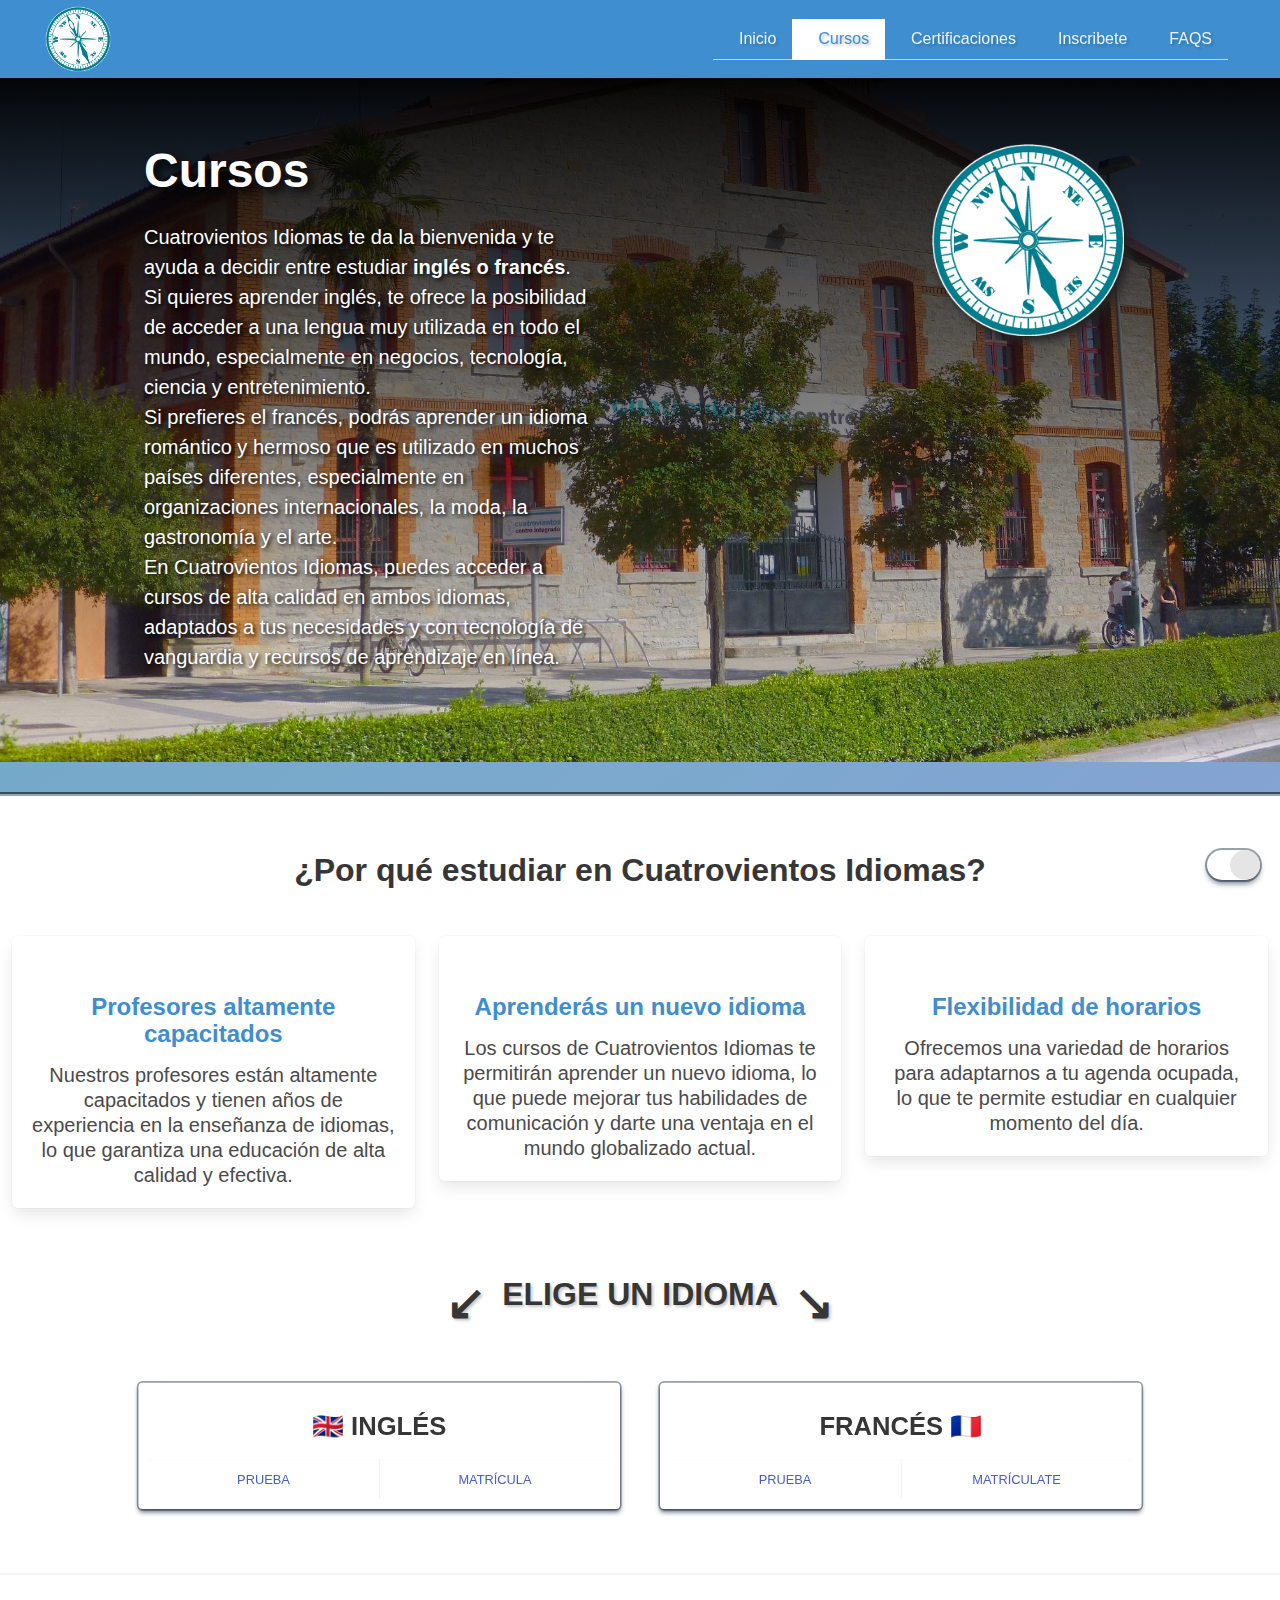
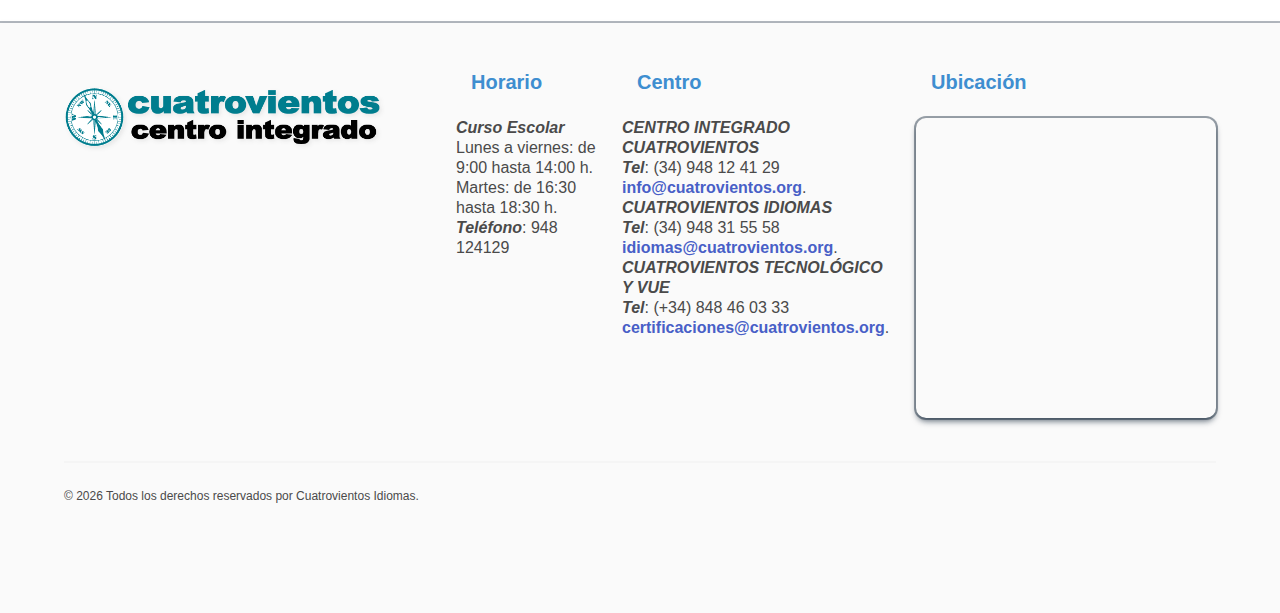
<file: cursos.html>
<!DOCTYPE html>
<html lang="es">

<head>
    <meta charset="UTF-8">
    <title>Cuatrovientos Idiomas</title>
    <link rel="stylesheet" href="./bulma.css">
    <link rel="stylesheet" href="https://cdnjs.cloudflare.com/ajax/libs/font-awesome/6.4.0/css/all.min.css"
        integrity="sha512-iecdLmaskl7CVkqkXNQ/ZH/XLlvWZOJyj7Yy7tcenmpD1ypASozpmT/E0iPtmFIB46ZmdtAc9eNBvH0H/ZpiBw=="
        crossorigin="anonymous" referrerpolicy="no-referrer">
    <script async defer src="/bulma.js"></script>
    <link rel="stylesheet" href="./stylesheet.css">
    <link rel="icon" href="./img/logo1.png" type="image/png">
</head>

<body>
    <div id="page-loader" class="page-loader">
        <i class="fa-solid fa-arrow-up ml-2"></i>
        <progress class="progress is-small is-info" max="100"></progress>
    </div>
    <div class="hero is-info is-medium is-bold">
        <div class="hero-head">
            <nav class="navbar is-fixed-top has-background-info">
                <div class="container">
                    <div class="navbar-brand">
                        <a class="navbar-item" href="./index.html">
                            <img id="logonav" src="./img/logo1.png" alt="Cuatrovientos Idiomas Logo">
                        </a>
                        <span class="navbar-burger burger" data-target="navbarMenu">
                            <span></span>
                            <span></span>
                            <span></span>
                        </span>
                    </div>
                    <div id="navbarMenu" class="navbar-menu ">
                        <div class="navbar-end">
                            <div class="tabs is-right">
                                <ul>
                                    <li><a href="./index.html"><i class="fa-solid fa-house"></i>
                                            Inicio</a></li>
                                    <li class="is-active"><a href="./cursos.html"><i class="fa-solid
                                                    fa-graduation-cap"></i>
                                            Cursos</a></li>
                                    <li><a href="./certificaciones.html"><i class="fa-solid
                                                    fa-certificate"></i>Certificaciones</a></li>
                                    <li><a href="./inscripcion.html"><i class="fa-sharp
                                                    fa-solid fa-phone"></i>Inscribete</a></li>
                                    <li><a href="./faqs.html"><i class="fa-solid fa-question"></i>FAQS</a></li>
                                </ul>
                            </div>
                        </div>
                    </div>
                </div>
            </nav>
        </div>
        <div class="section" id="Inicio">
            <div class="columns pt-6 p-6">
                <div class="column ml-6 content is-medium mt-6">
                    <h2 class="title has-text-white parrafos is-1">Cursos<br></h2>
                    <p class="parrafos">
                        Cuatrovientos
                        Idiomas te da la bienvenida y te ayuda a decidir
                        entre estudiar <span class="has-text-weight-bold">inglés
                            o francés</span>.<br> Si quieres
                        aprender inglés, te ofrece la posibilidad de
                        acceder a una lengua muy utilizada en todo el
                        mundo, especialmente en negocios, tecnología,
                        ciencia y entretenimiento. <br> Si prefieres el
                        francés, podrás aprender un idioma romántico y
                        hermoso que es utilizado en muchos países
                        diferentes, especialmente en organizaciones
                        internacionales, la moda, la gastronomía y el
                        arte. <br> En Cuatrovientos Idiomas, puedes acceder
                        a
                        cursos de alta calidad en ambos idiomas,
                        adaptados a tus necesidades y con tecnología de
                        vanguardia y recursos de aprendizaje en línea.
                    </p>
                </div>
                <div class="column mr-6 mt-6 ml-6">
                    <figure class="image ">
                        <img id="logoInicio" src="./img/logo1.png" alt="Logo
                                    Cuatrovientos">
                    </figure>
                </div>
            </div>
        </div>
    </div>
    <div class="section has-text-centered p-3 mt-6">
        <h3 class="title is-3 mb-6">¿Por qué estudiar en <span class="has-text-weight-bold">Cuatrovientos
                Idiomas?</span></h3>
        <div class="columns is-multiline">
            <div class="column is-one-third">
                <div class="box">
                    <span class="icon has-text-info is-size-2 pt-2">
                        <i class="fas fa-chalkboard-teacher"></i>
                    </span>
                    <h6 class="title is-4 has-text-info p-3">Profesores
                        altamente capacitados</h6>
                    <p class="subtitle is-5">Nuestros profesores están
                        altamente capacitados y tienen años de experiencia
                        en la enseñanza de idiomas, lo que garantiza una
                        educación de alta calidad y efectiva.
                    </p>
                </div>
            </div>
            <div class="column is-one-third">
                <div class="box">
                    <span class="icon has-text-info is-size-2 pt-2">
                        <i class="fas fa-book"></i>
                    </span>
                    <h6 class="title is-4 has-text-info p-3">Aprenderás un
                        nuevo idioma</h6>
                    <p class="subtitle is-5">Los cursos de Cuatrovientos
                        Idiomas te permitirán aprender un nuevo idioma, lo
                        que puede mejorar tus habilidades de comunicación y
                        darte una ventaja en el mundo globalizado actual.
                    </p>
                </div>
            </div>
            <div class="column is-one-third">
                <div class="box">
                    <span class="icon has-text-info is-size-2 pt-2">
                        <i class="fas fa-calendar-alt"></i>
                    </span>
                    <h6 class="title is-4 has-text-info p-3">Flexibilidad de
                        horarios</h6>
                    <p class="subtitle is-5">Ofrecemos una variedad de
                        horarios para adaptarnos a tu agenda ocupada, lo que
                        te permite estudiar en cualquier momento del día.
                    </p>
                </div>
            </div>
        </div>
    </div>
    <div class="columns title is-3 has-text-centered is-centered pt-4 mt-3" id="idioma">
        <p class="title is-3  has-text-centered is-centered pt-4 mt-3"><span
                class="has-text-weight-bold is-size-1 mt-6 mr-4">↙ </span>
        </p>
        <h3 class="title is-3 has-text-centered is-centered pt-4 mt-3">ELIGE
            UN IDIOMA</h3>
        <p class="title is-3 has-text-centered is-centered pt-4 mt-3"><span
                class="has-text-weight-bold is-size-1 mt-6 ml-4"> ↘</span>
        </p>
    </div>
    <div class="columns cardPeque">
        <div class="column">
            <div class="card cardBoton" onclick="toggleCard(1)">
                <div class="card-content has-text-centered">
                    <p class="title">
                        🇬🇧 INGLÉS
                    </p>
                </div>
                <footer class="card-footer">
                    <p class="card-footer-item">
                        <span>
                            <a target="_blank"
                                href="https://docs.google.com/forms/d/e/1FAIpQLSd5cUvX4QLajZPfalOm0PSDf6PZ-tUiX-A6ffwOqzl_yIl_-g/viewform">PRUEBA</a>
                        </span>
                    </p>
                    <p class="card-footer-item">
                        <span>
                            <a target="_blank"
                                href="https://docs.google.com/forms/d/e/1FAIpQLSeAaxZCXkkLXyoTN4uvWnsMHvano4WQ5fo24gZ_nN1mtmF4Aw/viewform">MATRÍCULA</a>
                        </span>
                    </p>
                </footer>
            </div>

        </div>
        <div class="column">
            <div class="card cardBoton" id="selecionaIdioma" onclick="toggleCard(2)">
                <div class="card-content has-text-centered">
                    <p class="title">
                        FRANCÉS 🇫🇷
                    </p>
                </div>
                <footer class="card-footer">
                    <p class="card-footer-item">
                        <span>
                            <a target="_blank"
                                href="https://docs.google.com/forms/d/e/1FAIpQLScy9ziI48_1lyFb-oakgfsHs0i7mc6srBJo8Ygn7N6cMavUsQ/viewform">PRUEBA</a>
                        </span>
                    </p>
                    <p class="card-footer-item">
                        <span>
                            <a target="_blank"
                                href="https://docs.google.com/forms/d/e/1FAIpQLSeAaxZCXkkLXyoTN4uvWnsMHvano4WQ5fo24gZ_nN1mtmF4Aw/viewform">MATRÍCULATE</a>
                        </span>
                    </p>
                </footer>
            </div>

        </div>
    </div>
    <hr>
    <div class="container ml-6 additional-content hidden" id="additionalContent1">
        <div class="entry-content-wrapper clearfix">
            <div class="columns pt-6">
                <div class="column is-one-third">
                    <div class="card">
                        <header class="card-header">
                            <p class="card-header-title is-centered has-text-centered">
                                <span class="title is-4 has-text-info">
                                    🇬🇧 A2
                                </span>
                            </p>
                        </header>
                        <div class="card-content">
                            <div class="content">
                                <p class="texto-desencadenante">
                                    Lunes y miércoles de 16:30 a 18:00h
                                    <i class="fa-solid fa-caret-down"></i>
                                </p>
                                <div class="hidden texto-oculto">
                                    <p>
                                        A2

                                        Dirigido a: Jóvenes y adultos que
                                        quieren continuar su aprendizaje o
                                        que quieran mejorar algún aspecto
                                        del idioma.
                                        Objetivo: Comprender frases y
                                        expresiones usadas en contextos más
                                        específicos como intercambio de
                                        información personal y familiar,
                                        compras, trabajo, etc… Comunicarse
                                        en tareas sencillas que requieren
                                        intercambio de información simple y
                                        directo en la vida cotidiana. Ser
                                        capaz de hablar de manera sencilla
                                        sobre su entorno y origen cultural.
                                    </p>
                                    <hr>
                                    <p>
                                        Pago completo: 550 €
                                        <br>
                                        Pago mensual: 75 €
                                    </p>
                                </div>
                            </div>
                        </div>
                    </div>
                </div>
                <div class="column is-one-third">
                    <div class="card">
                        <header class="card-header">
                            <p class="card-header-title is-centered has-text-centered">
                                <span class="title is-4 has-text-info">
                                    <br>
                                    🇬🇧 B1
                                </span>
                            </p>
                        </header>
                        <div class="card-content">
                            <div class="content">
                                <p class="texto-desencadenante">
                                    B1.1 - Lunes y miércoles de 18:00 a
                                    19:30h
                                    <i class="fa-solid fa-caret-down"></i>
                                </p>
                                <div class="hidden texto-oculto">
                                    <p>
                                        Dirigido a: Jóvenes y adultos que
                                        quieren continuar su aprendizaje o
                                        que quieran mejorar algún aspecto
                                        del idioma.

                                        Objetivo: Ser capaz de desenvolverse
                                        en la mayor parte de las situaciones
                                        que pueden surgir en un viaje.
                                        También describir experiencias,
                                        narrar acontecimientos, expresar
                                        deseos, así como dar razones y breve
                                        explicaciones sobre ideas y
                                    </p>
                                    <hr>
                                    <p>
                                        Pago completo: 550 €
                                        <br>
                                        Pago mensual: 75 €
                                    </p>
                                </div>
                                <p class="texto-desencadenante">
                                    B1.2 - Martes y jueves de 16:30 a
                                    18:00h
                                    <i class="fa-solid fa-caret-down"></i>
                                </p>
                                <div class="hidden texto-oculto">
                                    <p>
                                        Dirigido a: Jóvenes y adultos que
                                        quieren continuar su aprendizaje o
                                        que quieran mejorar algún aspecto
                                        del idioma.

                                        Objetivo: Ser capaz de desenvolverse
                                        en la mayor parte de las situaciones
                                        que pueden surgir en un viaje.
                                        También describir experiencias,
                                        narrar acontecimientos, expresar
                                        deseos, así como dar razones y breve
                                        explicaciones sobre ideas y
                                        proyectos.
                                    </p>
                                    <hr>
                                    <p>
                                        Pago completo: 550 €
                                        <br>
                                        Pago mensual: 75 €
                                    </p>
                                </div>
                                <p class="texto-desencadenante">
                                    B1 Preparación Examen Oficial
                                    estudiantes FP - Lunes y miércoles
                                    de 15:30 a 16:30h
                                    <i class="fa-solid fa-caret-down"></i>
                                </p>
                                <div class="hidden texto-oculto">
                                    <p>
                                        Dirigido a: Estudiantes de FP o
                                        similar que quieren certificar su
                                        nivel de inglés.

                                        Objetivo: Conocer y practicar en
                                        profundidad el formato de los
                                        exámenes certificadores más comunes,
                                        así como asentar los contenidos de
                                        nivel B1 de manera que el alumno/a
                                        acceda a la prueba con total
                                        seguridad sobre lo que tiene que
                                        hacer. 
                                    </p>
                                    <hr>
                                    <p>
                                        Pago completo: 380 €
                                        <br>
                                        Pago mensual: 50 €
                                    </p>
                                </div>
                                <p class="texto-desencadenante">
                                    B1 Preparación Examen Oficial -
                                    Lunes y miércoles de 18:00 a 19:30h
                                    <i class="fa-solid fa-caret-down"></i>
                                </p>
                                <div class="hidden texto-oculto">
                                    <p>
                                        Dirigido a: Personas jóvenes y
                                        adultas que quieren certificar su
                                        nivel de inglés.

                                        Objetivo: Conocer y practicar en
                                        profundidad el formato de los
                                        exámenes certificadores más comunes,
                                        así como asentar los contenidos de
                                        nivel B1 de manera que el alumno/a
                                        se presente a la prueba con total
                                        seguridad sobre lo que tiene que
                                        hacer.
                                    </p>
                                    <hr>
                                    <p>
                                        Pago completo: 550 €
                                        <br>
                                        Pago mensual: 75 €
                                    </p>
                                </div>
                            </div>
                        </div>
                    </div>
                </div>
                <div class="column is-one-third">
                    <div class="card">
                        <header class="card-header">
                            <p class="card-header-title is-centered
                                        has-text-centered">
                                <span class="title is-4 has-text-info">
                                    🇬🇧 B2
                                </span>
                            </p>
                        </header>
                        <div class="card-content">
                            <div class="content">
                                <p class="texto-desencadenante">
                                    B2 Preparación Examen
                                    Oficial estudiantes FP-Martes y
                                    jueves de 15:30 a
                                    16:30h
                                    <i class="fa-solid fa-caret-down"></i>
                                </p>
                                <div class="hidden texto-oculto">

                                    <p>
                                        Dirigido a: Estudiantes de FP o
                                        similar que quieren certificar su
                                        nivel de inglés.

                                        Objetivo: Conocer y practicar en
                                        profundidad el formato de los
                                        exámenes certificadores más comunes,
                                        así como asentar los contenidos de
                                        nivel B2 de manera que el alumn@
                                        acceda a la prueba con total
                                        seguridad sobre lo que tiene que
                                        hacer.
                                    </p>
                                    <hr>
                                    <p>
                                        Pago completo: 380 €
                                        <br>
                                        Pago mensual: 50 €
                                    </p>
                                </div>
                                <p class="texto-desencadenante">
                                    B2 Preparación Examen Oficial -
                                    Martes y jueves de 18:00 a 19:30 h
                                    <i class="fa-solid fa-caret-down"></i>
                                </p>
                                <div class="hidden texto-oculto">
                                    <p>
                                        Dirigido a: Personas jóvenes y
                                        adultas que quieren certificar su
                                        nivel de inglés.

                                        Objetivo: Conocer y practicar en
                                        profundidad el formato de los
                                        exámenes certificadores más comunes,
                                        así como asentar los contenidos de
                                        nivel B2 de manera que el alumn@
                                        acceda a la prueba con total
                                        seguridad sobre lo que tiene que
                                        hacer.
                                        
                                    </p>
                                    <hr>
                                    <p>
                                        Pago completo: 550 €
                                        <br>
                                        Pago mensual: 75 €
                                    </p>
                                </div>
                            </div>
                        </div>
                    </div>
                </div>
                <div class="column is-one-third">
                    <div class="card">
                        <header class="card-header is-centered
                                    has-text-centered">
                            <p class="card-header-title is-centered has-text-centered">
                                <span class="title is-4 has-text-info">
                                    🇬🇧 B2.1
                                </span>
                            </p>
                        </header>
                        <div class="card-content">
                            <div class="content">
                                <p class="texto-desencadenante">
                                    Lunes y miércoles de 19:30 a 21:00 h
                                    <i class="fa-solid fa-caret-down"></i>
                                </p>
                                <div class="hidden texto-oculto">

                                    <p>
                                        Dirigido a: Jóvenes y adultos que
                                        quieren continuar su aprendizaje o
                                        que quieran mejorar algún aspecto
                                        del idioma.

                                        Objetivo: Ser capaz de relacionarse
                                        con hablantes nativos con cierto
                                        grado de fluidez y naturalidad de
                                        modo que la comunicación se realice
                                        con poco esfuerzo por parte de los
                                        interlocutores. Poder explicar y
                                        entender un punto de vista sobre un
                                        tema, diferenciando las ventajas y
                                        desventajas de las diversas
                                        opciones.
                                        
                                    </p>
                                    <hr>
                                    <p>
                                        Pago completo: 550 €
                                        <br>
                                        Pago mensual: 75 €
                                    </p>
                                </div>
                            </div>
                        </div>
                    </div>
                </div>
            </div>
        </div>

        <div class="entry-content-wrapper clearfix">
            <div class="columns pt-6">
                <div class="column is-one-third">
                    <div class="card">
                        <header class="card-header">
                            <p class="card-header-title is-centered has-text-centered">
                                <span class="title is-4 has-text-info">
                                    🇬🇧 B2.2
                                </span>
                            </p>

                        </header>
                        <div class="card-content">
                            <div class="content">
                                <p class="texto-desencadenante">
                                    Lunes y miércoles de 16:30 a 18:00 h
                                    <i class="fa-solid fa-caret-down"></i>
                                </p>
                                <div class="hidden texto-oculto">

                                    <p>
                                        Dirigido a: Jóvenes y adultos que
                                        quieren continuar su aprendizaje o
                                        que quieran mejorar algún aspecto
                                        del idioma.

                                        Objetivo: Ser capaz de relacionarse
                                        con hablantes nativos con fluidez y
                                        naturalidad de modo que , aun con
                                        errores, la comunicación sea
                                        efectiva. Explicar la opinión propia
                                        sobre un tema, exponiendo ventajas y
                                        desventajas de las diversas
                                        opciones.
                                        
                                    </p>
                                    <hr>
                                    <p>
                                        Pago completo: 550 €
                                        <br>
                                        Pago mensual: 75 €
                                    </p>
                                </div>
                            </div>
                        </div>
                    </div>
                </div>
                <div class="column is-one-third">
                    <div class="card">
                        <header class="card-header">
                            <p class="card-header-title is-centered has-text-centered">
                                <span class="title is-4 has-text-info">
                                    🇬🇧 C1
                                </span>
                            </p>
                        </header>
                        <div class="card-content">
                            <div class="content">

                                <p class="texto-desencadenante">

                                    C1 Preparación Examen Oficial -
                                    Lunes y miércoles de 19:30 a 21:00 h
                                    <i class="fa-solid fa-caret-down"></i>
                                </p>
                                <div class="hidden texto-oculto">

                                    <p>
                                        Dirigido a: Personas jóvenes y
                                        adultas que quieren certificar su
                                        nivel de inglés.

                                        Objetivo: Conocer y practicar en
                                        profundidad el formato de los
                                        exámenes certificadores más comunes,
                                        así como asentar los contenidos de
                                        nivel C1 de manera que el alumno/a
                                        acceda a la prueba con total
                                        seguridad sobre lo que tiene que
                                        hacer.
                                        
                                    </p>
                                    <hr>
                                    <p>
                                        Pago completo: 550 €
                                        <br>
                                        Pago mensual: 75 €
                                    </p>
                                </div>
                            </div>
                        </div>
                    </div>
                </div>
                <div class="column is-one-third">
                    <div class="card">
                        <header class="card-header">
                            <p class="card-header-title is-centered
                                        has-text-centered">
                                <span class="title is-4 has-text-info">
                                    🇬🇧 C2
                                </span>
                            </p>
                        </header>
                        <div class="card-content">
                            <div class="content">

                                <p class="texto-desencadenante">
                                    Martes y jueves de 19:30 a 21:00 h
                                    (PRÓXIMAMENTE)

                                    <i class="fa-solid fa-caret-down"></i>
                                </p>
                                <div class="hidden texto-oculto">

                                    <p>
                                        Dirigido a: Jóvenes y adultos que
                                        quieren continuar su aprendizaje o
                                        que quieran mejorar algún aspecto
                                        del idioma.

                                        Objetivo: Ser capaz de comprender
                                        con facilidad todo lo que se oye o
                                        lee, expresarse de forma espontánea,
                                        fluida y precisa, distinguiendo
                                        matices de significado incluso en
                                        temas complejos.
                                        
                                    </p>
                                    <hr>
                                    <p>
                                        Pago completo: 550 €
                                        <br>
                                        Pago mensual: 75 €
                                    </p>
                                </div>
                            </div>
                        </div>
                    </div>
                </div>
                <div class="column is-one-third">
                    <div class="card">
                        <header class="card-header is-centered has-text-centered">
                            <p class="card-header-title is-centered
                                        has-text-centered">
                                <span class="title is-4 has-text-info">
                                    🇬🇧 Refuerzo
                                </span>
                            </p>
                        </header>
                        <div class="card-content">
                            <div class="content">
                                <p class="texto-desencadenante">
                                    A2: Lunes y miércoles de 15:30 a
                                    16:30 h

                                    <i class="fa-solid fa-caret-down"></i>
                                </p>
                                <div class="hidden texto-oculto">

                                    <p>
                                        Dirigido a: Estudiantes de FP o
                                        similar que necesitan un refuerzo en
                                        su aprendizaje en el módulo de
                                        inglés.

                                        Objetivo: Revisar y practicar los
                                        contenidos propios del módulo de
                                        inglés (gramática, funciones,
                                        emailing, phoning, presentaciones)
                                        
                                    </p>
                                    <hr>
                                    <p>
                                        Pago completo: 380 €
                                        <br>
                                        Pago mensual: 50 €
                                    </p>
                                </div>

                                <p class="texto-desencadenante">

                                    B1: Martes y jueves de 15:30 a 16:30
                                    h
                                    <i class="fa-solid fa-caret-down"></i>
                                </p>
                                <div class="hidden texto-oculto">

                                    <p>
                                        Dirigido a: Estudiantes de FP o
                                        similar que necesitan un refuerzo en
                                        su aprendizaje en el módulo de
                                        inglés.

                                        Objetivo: Revisar y practicar los
                                        contenidos propios del módulo de
                                        inglés (gramática, funciones,
                                        emailing, phoning, presentaciones)
                                        
                                    </p>
                                    <hr>
                                    <p>
                                        Pago completo: 380 €
                                        <br>
                                        Pago mensual: 50 €
                                    </p>
                                </div>
                            </div>
                        </div>
                    </div>
                </div>
            </div>
        </div>
    </div>

    <div class="container ml-6 additional-content hidden" id="additionalContent2">
        <div class="entry-content-wrapper clearfix">
            <div class="columns pt-6">
                <div class="column is-one-third">
                    <div class="card">
                        <header class="card-header">
                            <p class="card-header-title is-centered has-text-centered">
                                <span class="title is-4 has-text-info">
                                    🇫🇷 A1
                                </span>
                            </p>

                        </header>
                        <div class="card-content">
                            <div class="content">

                                <p class="texto-desencadenante">
                                    Martes y jueves de 15:00 a 16:30 h

                                    <i class="fa-solid fa-caret-down"></i>
                                </p>
                                <div class="hidden texto-oculto">

                                    <p>
                                        Dirigido a: Estudiantes de FP o
                                        similar que necesitan un refuerzo en
                                        su aprendizaje en el módulo de
                                        francés.

                                        Objetivo: Revisar y practicar los
                                        contenidos propios del módulo de
                                        francés (gramática, funciones,
                                        emailing, phoning, presentaciones)
                                        
                                    </p>
                                    <hr>
                                    <p>
                                        Pago completo: 550 €
                                        <br>
                                        Pago mensual: 75 €
                                    </p>
                                </div>
                            </div>
                        </div>
                    </div>
                </div>
                <div class="column is-one-third">
                    <div class="card">
                        <header class="card-header">
                            <p class="card-header-title is-centered has-text-centered">
                                <span class="title is-4 has-text-info">
                                    <br>
                                    🇫🇷 A2
                                </span>
                            </p>
                        </header>
                        <div class="card-content">
                            <div class="content">
                                <p>
                                    Lunes y miércoles de 15:00 a 16:30 h
                                    (CANCELADO)
                                </p>

                            </div>
                        </div>
                    </div>
                </div>
                <div class="column is-one-third">
                    <div class="card">
                        <header class="card-header">
                            <p class="card-header-title is-centered has-text-centered">
                                <span class="title is-4 has-text-info">
                                    🇫🇷 B1
                                </span>
                            </p>
                        </header>
                        <div class="card-content">
                            <div class="content">
                                
                                <p class="texto-desencadenante">
                                    B1 Preparación Examen
                                    Oficial - Martes de
                                    17:00 a 19:00 h

                                    <i class="fa-solid fa-caret-down"></i>
                                </p>
                                <div class="hidden texto-oculto">

                                    <p>
                                        Dirigido a: estudiantes de FP o similar
                                        que quieren certificar su nivel de
                                        francés profesional.

                                        Objetivo: Conocer y practicar en
                                        profundidad el formato del examen, así
                                        como asentar los contenidos de nivel B1
                                        de manera que el alumno/a acceda a la
                                        prueba con total seguridad sobre lo que
                                        tiene que hacer y disponga de una
                                        herramienta más para su inserción
                                        laboral.                                        
                                    </p>
                                    <hr>
                                    <p>
                                        Pago completo: 380 €
                                        <br>
                                        Pago mensual: 50 €
                                    </p>
                                </div>
                            </div>
                        </div>
                    </div>
                </div>
                <div class="column is-one-third">
                    <div class="card">
                        <header class="card-header is-centered has-text-centered">
                            <p class="card-header-title is-centered has-text-centered">
                                <span class="title is-4 has-text-info">
                                    🇫🇷 B2
                                </span>
                            </p>
                        </header>
                        <div class="card-content">
                            <div class="content">
                                <p class="texto-desencadenante">
                                    Martes y jueves de 09:15 a 10:45 h
                                    <i class="fa-solid fa-caret-down"></i>
                                </p>
                                <div class="hidden texto-oculto">
                                    <p>
                                        Dirigido a: Jóvenes y adultos que
                                        quieren continuar su aprendizaje o que
                                        quieran mejorar algún aspecto del
                                        idioma.

                                        Objetivo: Ser capaz de relacionarse con
                                        hablantes nativos con fluidez y
                                        naturalidad de modo que , aun con
                                        errores, la comunicación sea efectiva.
                                        Explicar la opinión propia sobre un
                                        tema, exponiendo ventajas y desventajas
                                        de las diversas opciones.                                        
                                    </p>
                                    <hr>
                                    <p>
                                        Pago completo: 550 €
                                        <br>
                                        Pago mensual: 75 €
                                    </p>
                                </div>
                            </div>
                        </div>
                    </div>
                </div>
            </div>
        </div>
    </div>
    <br>
    <footer class="footer p-6 ">
        <div class="container">
            <div class="columns">
                <div class="column is-4">
                    <img id="logofooter" src="./img/logo.png" alt="logocuatrovientos">
                </div>
                <div class="column is-inline-block is-centered">
                    <h2 class="title is-5 has-text-info"><i class="fa-solid fa-calendar"></i>Horario</h2>
                    <div class="footer-links is-size-7">
                        <p class="subtitle is-6">
                            <span class=" is-6 is-italic
                                        has-text-weight-semibold">Curso
                                Escolar</span><br>
                            Lunes a viernes: de 9:00 hasta 14:00 h.<br>
                            Martes: de 16:30 hasta 18:30 h.<br>
                            <span class=" is-6 is-italic
                                        has-text-weight-semibold">Teléfono</span>:
                            948 124129
                        </p>
                    </div>
                </div>
                <div class="column is-3">
                    <h2 class="title is-5 has-text-info"><i class="fa-solid fa-school"></i>Centro</h2>
                    <div class="footer-links is-size-7">
                        <p class="subtitle is-6">
                            <span class=" is-6 is-italic
                                        has-text-weight-semibold">CENTRO
                                INTEGRADO CUATROVIENTOS</span><br>
                            <span class=" is-6 is-italic
                                        has-text-weight-semibold">Tel</span>:
                            (34) 948 12 41 29<br>
                            <span class="has-text-weight-bold"><a
                                    href="mailto:info@cuatrovientos.org">info@cuatrovientos.org</a></span>.<br>
                            <span class=" is-6 is-italic
                                        has-text-weight-semibold">CUATROVIENTOS
                                IDIOMAS</span><br>
                            <span class=" is-6 is-italic
                                        has-text-weight-semibold">Tel</span>:
                            (34) 948 31 55 58<br>
                            <span class="has-text-weight-bold"><a
                                    href="mailto:idiomas@cuatrovientos.org">idiomas@cuatrovientos.org</a></span>.<br>
                            <span class=" is-6 is-italic
                                        has-text-weight-semibold">CUATROVIENTOS
                                TECNOLÓGICO Y VUE</span><br>
                            <span class=" is-6 is-italic
                                        has-text-weight-semibold">Tel</span>:
                            (+34) 848 46 03 33<br>
                            <span class="has-text-weight-bold"><a
                                    href="mailto:certificaciones@cuatrovientos.org">certificaciones@cuatrovientos.org</a></span>.<br>
                        </p>
                    </div>
                </div>
                <div class="column">
                    <h2 class="title is-5 has-text-info"><i class="fa-solid fa-location-dot"></i>Ubicación</h2>
                    <iframe
                        src="https://www.google.com/maps/embed?pb=!1m14!1m8!1m3!1d11705.198743866435!2d-1.659854!3d42.824283!3m2!1i1024!2i768!4f13.1!3m3!1m2!1s0xd5092855cefdac7%3A0xab7c62765f5209e2!2sCuatrovientos%20Centro%20Integrado!5e0!3m2!1ses!2ses!4v1683745037340!5m2!1ses!2ses"
                        width="300" height="300" style="border:0;" allowfullscreen loading="lazy"
                        referrerpolicy="no-referrer-when-downgrade"></iframe>
                </div>
            </div>
            <hr>
        </div>
        <div class="container">
            <div class="columns">
                <div class="column is-8">
                    <p id="year" class="is-size-7">&copy; Todos los
                        derechos
                        reservados por Cuatrovientos Idiomas.</p>
                    <div id="logos" class="column is-4 ">
                        <ul class="social-icons is-size-4 ">
                            <li class="is-inline-block"><a target="_blank" class="facebook
                                            has-text-link" href="https://www.facebook.com/cipcuatrovientos/"><i
                                        class="fab fa-facebook"></i></a>
                            </li>
                            <li class="is-inline-block"><a target="_blank" class="twitter
                                            has-text-info" href="https://twitter.com/_cuatrovientos"><i
                                        class="fab fa-twitter"></i></a>
                            </li>
                            <li class="is-inline-block"><a target="_blank" class="instagram
                                            has-text-link" href="https://www.instagram.com/cipcuatrovientos/?hl=es"><i
                                        class="fab fa-instagram" id="ig"></i></a></li>
                            <li class="is-inline-block"><a target="_blank" class="linkedin
                                            has-text-info"
                                    href="https://www.linkedin.com/in/cuatrovientos-artean-57434883?original_referer=http%3A%2F%2Fwww.cuatrovientos.org%2F"><i
                                        class="fab fa-linkedin"></i></a>
                            <li class="is-inline-block"><a class="linkedin
                                                has-text-danger" target="_blank"
                                    href="https://www.youtube.com/user/alviento"><i class="fa-brands
                                                    fa-youtube"></i></a>
                            </li>
                        </ul>
                    </div>
                </div>
            </div>
        </div>
    </footer>

    <script async defer src="./test.js"></script>
    <script async defer src="./copyright.js"></script>
</body>

</html>
</file>
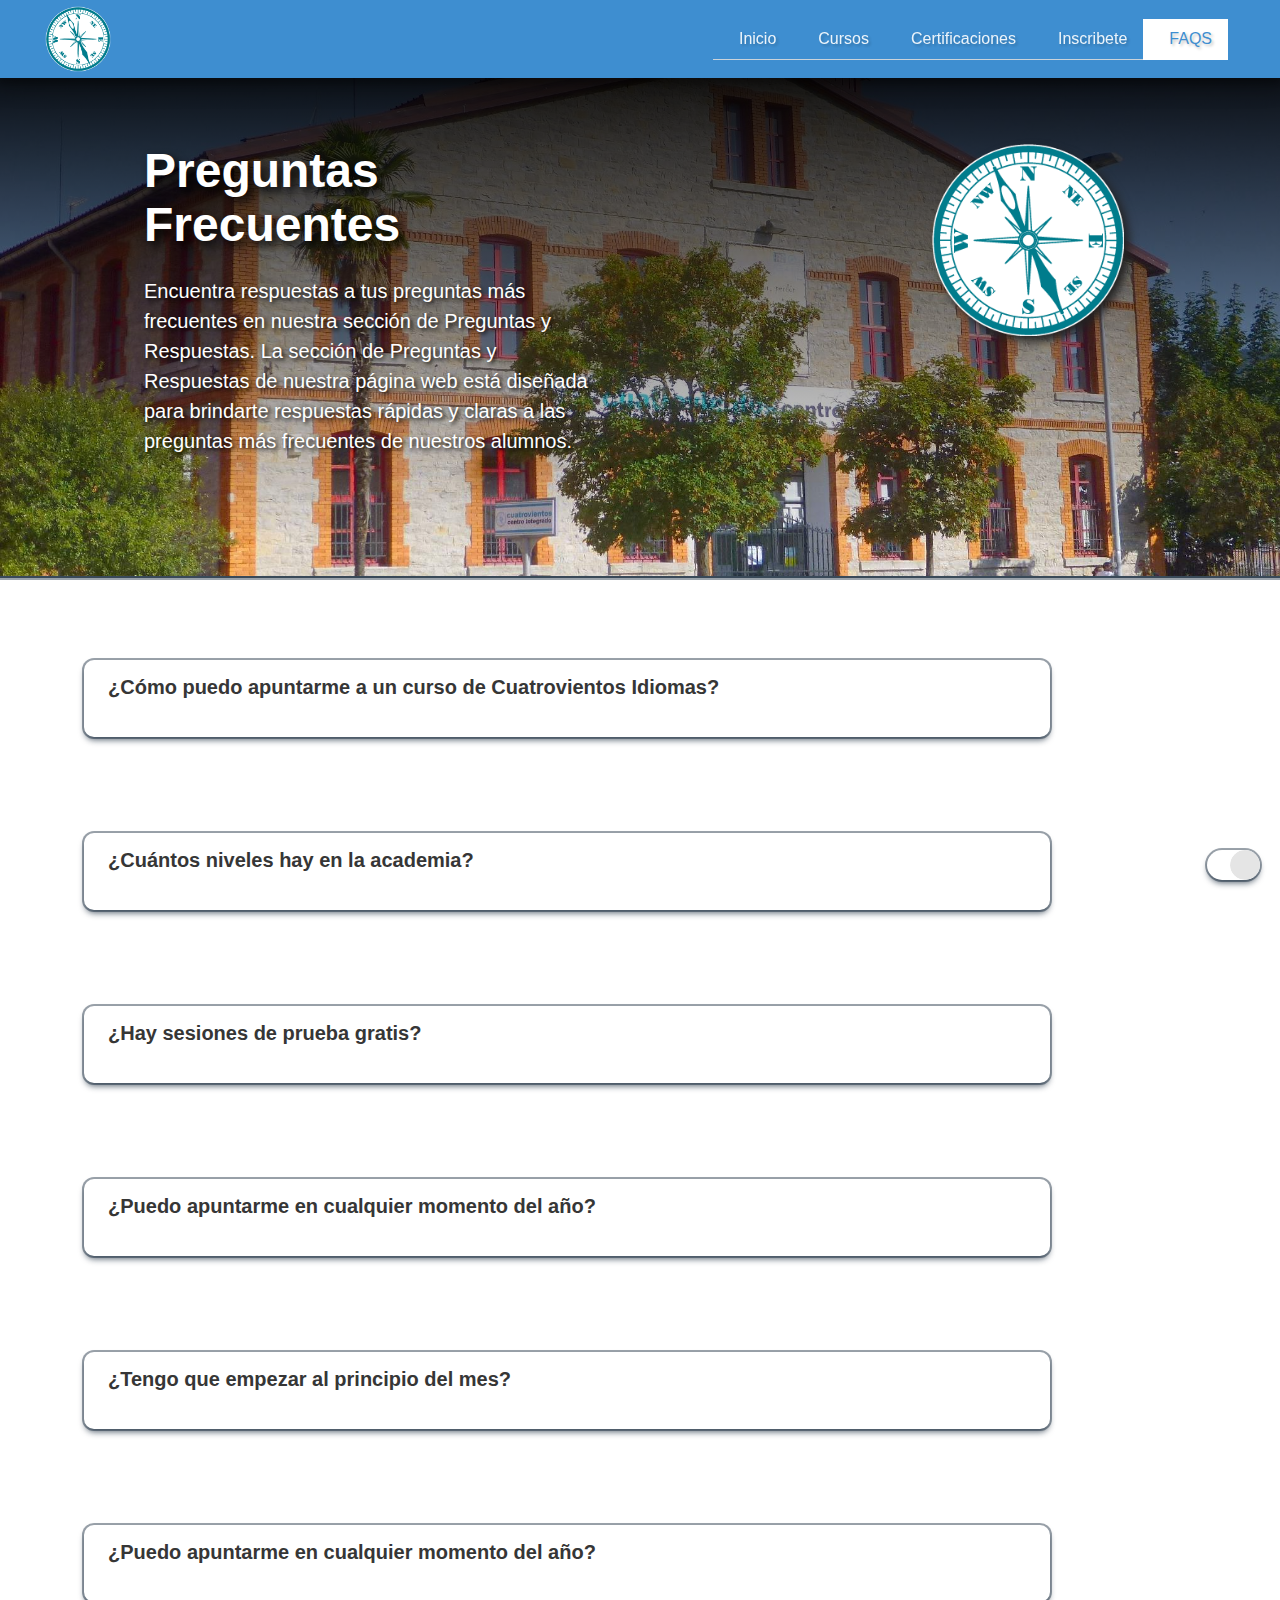
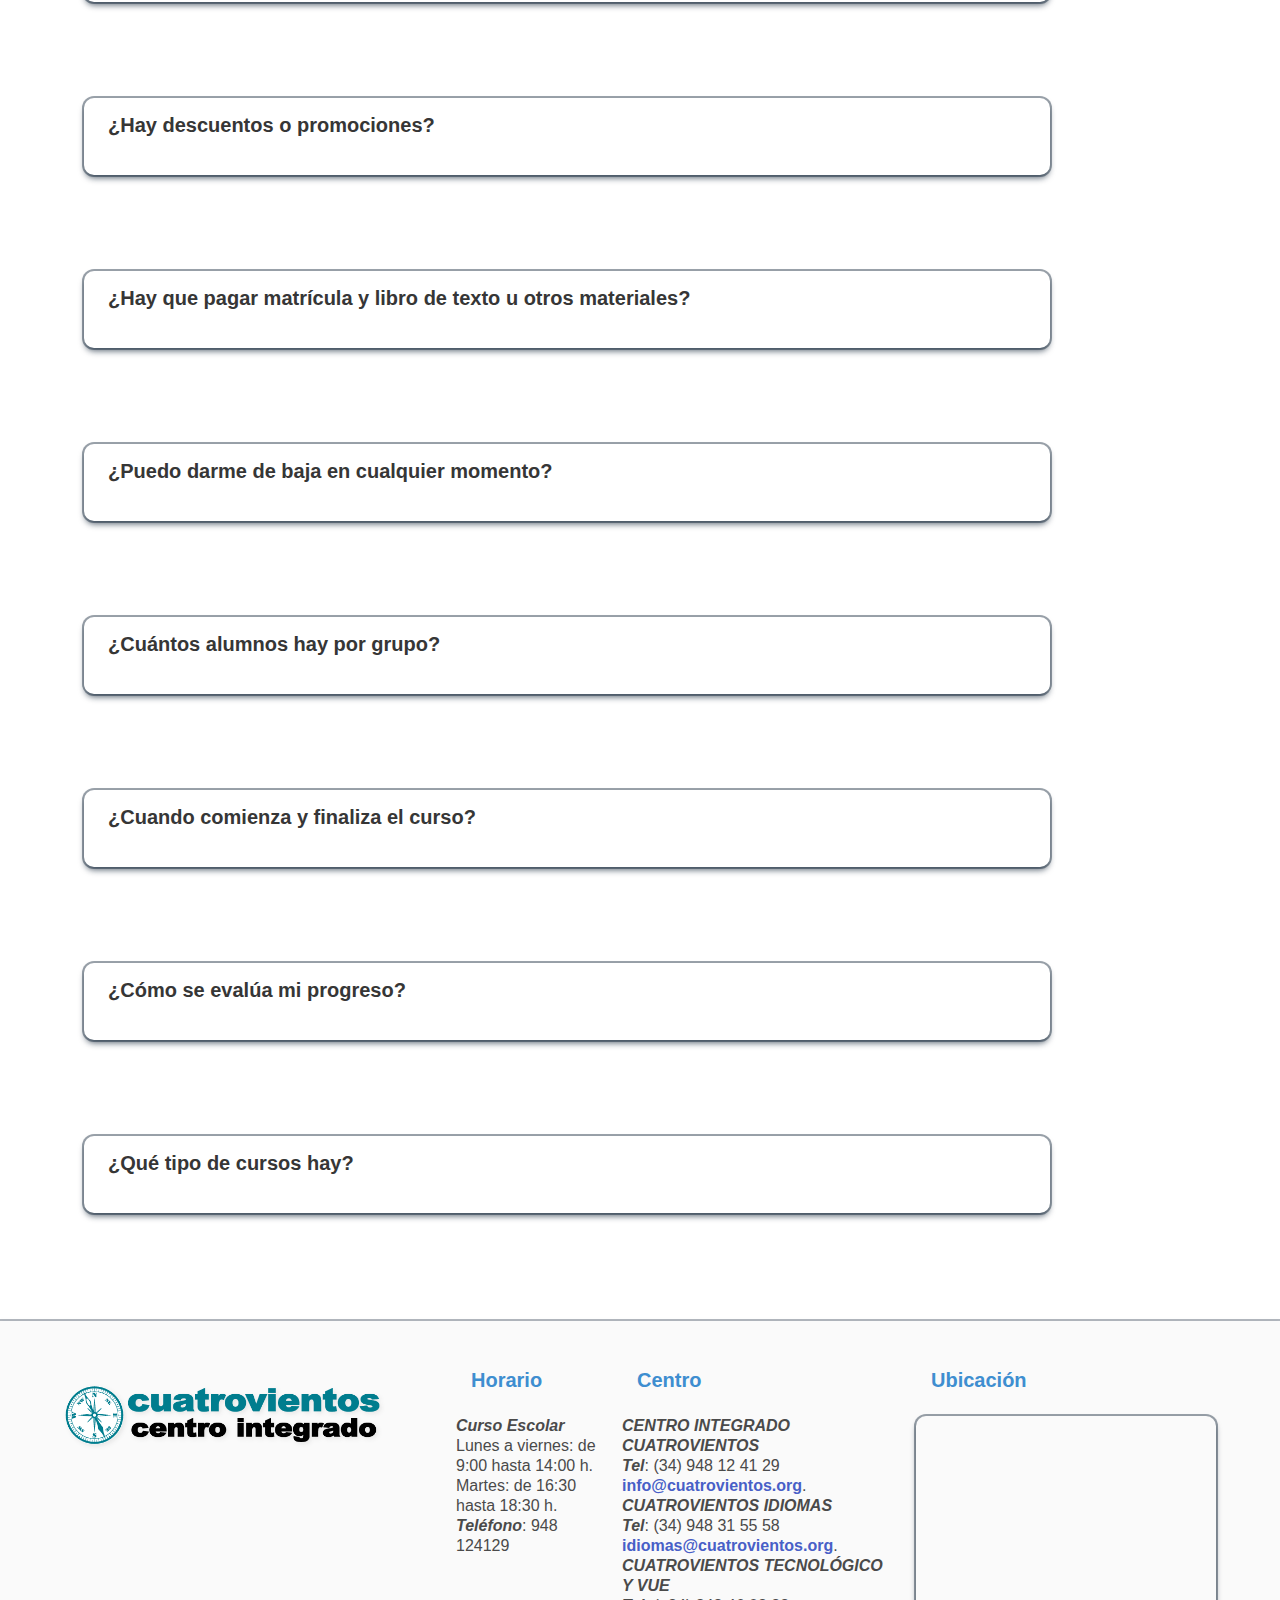
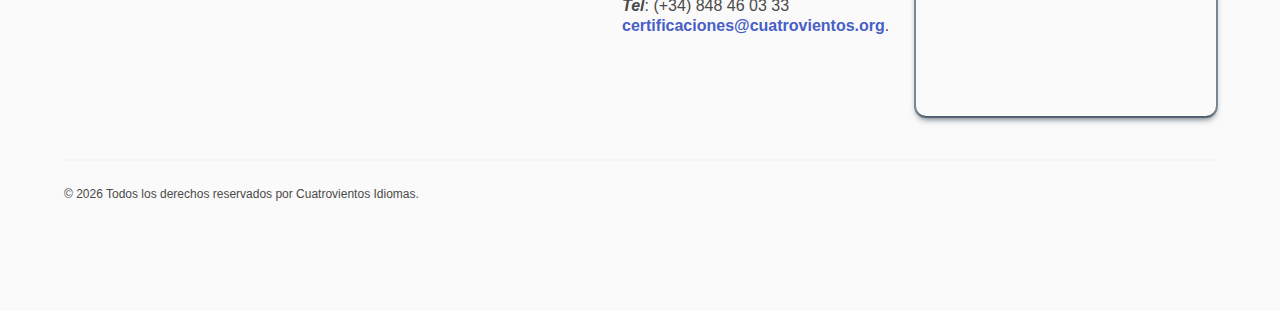
<file: faqs.html>
<!DOCTYPE html>
<html lang="es">

    <head>
        <meta charset="UTF-8">
        <title>Cuatrovientos Idiomas</title>
        <link rel="stylesheet" href="./bulma.css">
        <link rel="stylesheet"
            href="https://cdnjs.cloudflare.com/ajax/libs/font-awesome/6.4.0/css/all.min.css"
            integrity="sha512-iecdLmaskl7CVkqkXNQ/ZH/XLlvWZOJyj7Yy7tcenmpD1ypASozpmT/E0iPtmFIB46ZmdtAc9eNBvH0H/ZpiBw=="
            crossorigin="anonymous" referrerpolicy="no-referrer">
        <script async defer src="/bulma.js"></script>
        <script async defer src="./copyright.js"></script>
        <script async defer src="./faq.js"></script>
        <link rel="stylesheet" href="./stylesheet.css">
        <link rel="icon" href="./img/logo1.png" type="image/png">
    </head>

    <body>
        <div class="hero is-info is-medium is-bold">
            <div class="hero-head">
                <nav class="navbar is-fixed-top has-background-info">
                    <div class="container">
                        <div class="navbar-brand">
                            <a class="navbar-item" href="./index.html">
                                <img id="logonav" src="./img/logo1.png"
                                    alt="Cuatrovientos Idiomas Logo">
                            </a>
                            <span class="navbar-burger burger"
                                data-target="navbarMenu">
                                <span></span>
                                <span></span>
                                <span></span>
                            </span>
                        </div>
                        <div id="navbarMenu" class="navbar-menu ">
                            <div class="navbar-end">
                                <div class="tabs is-right">
                                    <ul>
                                        <li><a href="./index.html"><i
                                                    class="fa-solid fa-house"></i>
                                                Inicio</a></li>
                                        <li><a href="./cursos.html"><i
                                                    class="fa-solid
                                                    fa-graduation-cap"></i>
                                                Cursos</a></li>
                                        <li><a href="./certificaciones.html"><i
                                                    class="fa-solid fa-certificate"></i>Certificaciones</a></li>
                                        <li><a href="./inscripcion.html"><i
                                                    class="fa-sharp
                                                    fa-solid fa-phone"></i>Inscribete</a></li>
                                        <li class="is-active"><a
                                                href="./faqs.html"><i
                                                    class="fa-solid fa-question"></i>FAQS</a></li>
                                    </ul>
                                </div>
                            </div>
                        </div>
                    </div>
                </nav>
            </div>
            <div class="section" id="Inicio">
                <div class="columns pt-6 p-6">
                    <div class="column ml-6 content is-medium mt-6">
                        <h2 class="title has-text-white parrafos is-1">Preguntas
                            Frecuentes<br></h2>
                        <p class="parrafos">
                            Encuentra respuestas a tus preguntas más frecuentes
                            en nuestra sección de Preguntas y
                            Respuestas. La sección de Preguntas y Respuestas de
                            nuestra página web está diseñada para
                            brindarte respuestas rápidas y claras a las
                            preguntas más frecuentes de nuestros alumnos.
                        </p>
                    </div>
                    <div class="column mr-6 mt-6 ml-6">
                        <figure class="image ">
                            <img id="logoInicio" src="./img/logo1.png"
                                alt="Logo Cuatrovientos">
                        </figure>
                    </div>
                </div>
            </div>
        </div>
        <div id="page-loader" class="page-loader">
            <i class="fa-solid fa-arrow-up ml-2"></i>
            <progress class="progress is-small is-info" max="100"></progress>
        </div>
        <div class="section columns is-multiline">
            <div class="accordion-item mt-6 column is-four-fifths m-6">
                <div class="accordion-header columns">
                    <div class="column is-four-fifths">
                        <p class="title is-5 pt-1 pl-3">¿Cómo puedo apuntarme a
                            un curso de Cuatrovientos Idiomas?</p>
                    </div>
                    <div class="column is-one-fifth ml-6 pl-6">
                        <p role="button"
                            class="accordion-button  is-small  ml-1 pl-1"
                            aria-expanded="false">
                            <span class="icon ml-5">
                                <i class="fa-solid fa-caret-down"></i>
                            </span>
                        </p>
                    </div>
                </div>
                <div class="is-hidden accordion-content answer2">
                    <hr>
                    <p class="subtitle is-6 p-2">
                        Antes de nada es recomendable que hagas la prueba de
                        nivel online que está colgada en nuestra web.
                        Es gratuita y no te compromete a nada.
                        La matrícula se realiza online desde nuestra página web,
                        accediendo al formulario a través de
                        INSCRIBETE y rellenando los campos con tus datos. No
                        obstante, también puedes acceder a la misma
                        pinchando <a href="./inscripcion.html">AQUÍ</a>. Una vez
                        que la envíes te llegará tu copia por
                        correo electrónico, y posteriormente se
                        te confirmará tu plaza a través de email.
                    </p>
                </div>
            </div>
            <div class="accordion-item mt-6 column is-four-fifths m-6">
                <div class="accordion-header columns">
                    <div class="column is-four-fifths">
                        <p class="title is-5 pt-1 pl-3">¿Cuántos niveles hay en
                            la academia?</p>
                    </div>
                    <div class="column is-one-fifth ml-6 pl-6">
                        <p role="button"
                            class="accordion-button  is-small  ml-1 pl-1"
                            aria-expanded="false">
                            <span class="icon ml-5">
                                <i class="fa-solid fa-caret-down"></i>
                            </span>
                        </p>
                    </div>
                </div>
                <div class="is-hidden accordion-content answer2">
                    <hr>
                    <p class="subtitle is-6 p-2">
                        básico o elemental.
                        - B1, B2: Nivel intermedio.
                        - C1, C2: Nivel avanzado.
                    </p>
                </div>
            </div>
            <div class="accordion-item mt-6 column is-four-fifths m-6">
                <div class="accordion-header columns">
                    <div class="column is-four-fifths">
                        <p class="title is-5 pt-1 pl-3">¿Hay sesiones de prueba
                            gratis?</p>
                    </div>
                    <div class="column is-one-fifth ml-6 pl-6">
                        <p role="button"
                            class="accordion-button  is-small  ml-1 pl-1"
                            aria-expanded="false">
                            <span class="icon ml-5">
                                <i class="fa-solid fa-caret-down"></i>
                            </span>
                        </p>
                    </div>
                </div>
                <div class="is-hidden accordion-content answer2">
                    <hr>
                    <p class="subtitle is-6 p-2">
                        Sin compromiso, puedes venir a probar una primera clase
                        completamente GRATIS.
                    </p>
                </div>
            </div>
            <div class="accordion-item mt-6 column is-four-fifths m-6">
                <div class="accordion-header columns">
                    <div class="column is-four-fifths">
                        <p class="title is-5 pt-1 pl-3">¿Puedo apuntarme en
                            cualquier momento del año?</p>
                    </div>
                    <div class="column is-one-fifth ml-6 pl-6">
                        <p role="button"
                            class="accordion-button  is-small  ml-1 pl-1"
                            aria-expanded="false">
                            <span class="icon ml-5">
                                <i class="fa-solid fa-caret-down"></i>
                            </span>
                        </p>
                    </div>
                </div>
                <div class="is-hidden accordion-content answer2">
                    <hr>
                    <p class="subtitle is-6 p-2">
                        Aunque es muy recomendable que te apuntes para iniciar
                        el curso en octubre, puedes apuntarte en
                        cualquier momento del año. Si deseas apuntarte una vez
                        comenzado el curso, es muy conveniente
                        hacer la prueba de nivel previamente como hemos
                        comentado antes para asignarte un grupo
                        adecuado para ti.
                    </p>
                </div>
            </div>
            <div class="accordion-item mt-6 column is-four-fifths m-6">
                <div class="accordion-header columns">
                    <div class="column is-four-fifths">
                        <p class="title is-5 pt-1 pl-3">¿Tengo que empezar al
                            principio del mes?</p>
                    </div>
                    <div class="column is-one-fifth ml-6 pl-6">
                        <p role="button"
                            class="accordion-button  is-small  ml-1 pl-1"
                            aria-expanded="false">
                            <span class="icon ml-5">
                                <i class="fa-solid fa-caret-down"></i>
                            </span>
                        </p>
                    </div>
                </div>
                <div class="is-hidden accordion-content answer2">
                    <hr>
                    <p class="subtitle is-6 p-2">
                        Aunque es muy recomendable que te apuntes para iniciar
                        el curso en octubre, puedes apuntarte en
                        cualquier momento del año. Si deseas apuntarte una vez
                        comenzado el curso, es muy conveniente
                        hacer la prueba de nivel previamente como hemos
                        comentado antes para asignarte un grupo
                        adecuado para ti.
                    </p>
                </div>
            </div>
            <div class="accordion-item mt-6 column is-four-fifths m-6">
                <div class="accordion-header columns">
                    <div class="column is-four-fifths">
                        <p class="title is-5 pt-1 pl-3">¿Puedo apuntarme en
                            cualquier momento del año?</p>
                    </div>
                    <div class="column is-one-fifth ml-6 pl-6">
                        <p role="button"
                            class="accordion-button  is-small  ml-1 pl-1"
                            aria-expanded="false">
                            <span class="icon ml-5">
                                <i class="fa-solid fa-caret-down"></i>
                            </span>
                        </p>
                    </div>
                </div>
                <div class="is-hidden accordion-content answer2">
                    <hr>
                    <p class="subtitle is-6 p-2">
                        No. No obstante, la cuota mensual se paga íntegra,
                        independientemente del día en que te incorpores
                        a las clases.
                    </p>
                </div>
            </div>
            <div class="accordion-item mt-6 column is-four-fifths m-6">
                <div class="accordion-header columns">
                    <div class="column is-four-fifths">
                        <p class="title is-5 pt-1 pl-3">¿Hay descuentos o
                            promociones?</p>
                    </div>
                    <div class="column is-one-fifth ml-6 pl-6">
                        <p role="button"
                            class="accordion-button  is-small  ml-1 pl-1"
                            aria-expanded="false">
                            <span class="icon ml-5">
                                <i class="fa-solid fa-caret-down"></i>
                            </span>
                        </p>
                    </div>
                </div>
                <div class="is-hidden accordion-content answer2">
                    <hr>
                    <p class="subtitle is-6 p-2">
                        Si pagas el curso en único pago obtendrás un descuento
                        ya incluido en el precio.
                    </p>
                </div>
            </div>
            <div class="accordion-item mt-6 column is-four-fifths m-6">
                <div class="accordion-header columns">
                    <div class="column is-four-fifths">
                        <p class="title is-5 pt-1 pl-3">¿Hay que pagar matrícula
                            y libro de texto u otros materiales?</p>
                    </div>
                    <div class="column is-one-fifth ml-6 pl-6">
                        <p role="button"
                            class="accordion-button  is-small  ml-1 pl-1"
                            aria-expanded="false">
                            <span class="icon ml-5">
                                <i class="fa-solid fa-caret-down"></i>
                            </span>
                        </p>
                    </div>
                </div>
                <div class="is-hidden accordion-content answer2">
                    <hr>
                    <p class="subtitle is-6 p-2">
                        No hay coste de matrícula. En cuanto a libro de texto el
                        profesor al inicio del curso indicará al
                        alumnado el material a utilizar que deberá comprar por
                        su cuenta.
                    </p>
                </div>
            </div>
            <div class="accordion-item mt-6 column is-four-fifths m-6">
                <div class="accordion-header columns">
                    <div class="column is-four-fifths">
                        <p class="title is-5 pt-1 pl-3">¿Puedo darme de baja en
                            cualquier momento?</p>
                    </div>
                    <div class="column is-one-fifth ml-6 pl-6">
                        <p role="button"
                            class="accordion-button  is-small  ml-1 pl-1"
                            aria-expanded="false">
                            <span class="icon ml-5">
                                <i class="fa-solid fa-caret-down"></i>
                            </span>
                        </p>
                    </div>
                </div>
                <div class="is-hidden accordion-content answer2">
                    <hr>
                    <p class="subtitle is-6 p-2">
                        Puedes darte de baja en cualquier momento sin
                        penalización, pero no se reembolsará ningún pago
                        realizado. Envía un email a idiomas@cuatrovientos.org
                        antes del día 25 del mes anterior para evitar
                        el cobro del recibo. Si dejas de asistir a clases sin
                        comunicar la baja, asumirás el pago. En el
                        caso de elegir un pago completo por el curso, no se
                        realizarán devoluciones a menos que haya una
                        causa de fuerza mayor justificada.
                    </p>
                </div>
            </div>
            <div class="accordion-item mt-6 column is-four-fifths m-6">
                <div class="accordion-header columns">
                    <div class="column is-four-fifths">
                        <p class="title is-5 pt-1 pl-3">¿Cuántos alumnos hay por
                            grupo?</p>
                    </div>
                    <div class="column is-one-fifth ml-6 pl-6">
                        <p role="button"
                            class="accordion-button  is-small  ml-1 pl-1"
                            aria-expanded="false">
                            <span class="icon ml-5">
                                <i class="fa-solid fa-caret-down"></i>
                            </span>
                        </p>
                    </div>
                </div>
                <div class="is-hidden accordion-content answer2">
                    <hr>
                    <p class="subtitle is-6 p-2">
                        El número de alumnos por clase es de entre 8 y 14
                        alumnos.
                    </p>
                </div>
            </div>
            <div class="accordion-item mt-6 column is-four-fifths m-6">
                <div class="accordion-header columns">
                    <div class="column is-four-fifths">
                        <p class="title is-5 pt-1 pl-3">¿Cuando comienza y
                            finaliza el curso?</p>
                    </div>
                    <div class="column is-one-fifth ml-6 pl-6">
                        <p role="button"
                            class="accordion-button  is-small  ml-1 pl-1"
                            aria-expanded="false">
                            <span class="icon ml-5">
                                <i class="fa-solid fa-caret-down"></i>
                            </span>
                        </p>
                    </div>
                </div>
                <div class="is-hidden accordion-content answer2">
                    <hr>
                    <p class="subtitle is-6 p-2">
                        El curso comienza en Octubre y finaliza en Mayo
                    </p>
                </div>
            </div>
            <div class="accordion-item mt-6 column is-four-fifths m-6">
                <div class="accordion-header columns">
                    <div class="column is-four-fifths">
                        <p class="title is-5 pt-1 pl-3">¿Cómo se evalúa mi
                            progreso?</p>
                    </div>
                    <div class="column is-one-fifth ml-6 pl-6">
                        <p role="button"
                            class="accordion-button  is-small  ml-1 pl-1"
                            aria-expanded="false">
                            <span class="icon ml-5">
                                <i class="fa-solid fa-caret-down"></i>
                            </span>
                        </p>
                    </div>
                </div>
                <div class="is-hidden accordion-content answer2">
                    <hr>
                    <p class="subtitle is-6 p-2">
                        A lo largo del curso el profesor se encarga de proponer
                        distintas actividades, tareas y pruebas con
                        el fin de
                        hacer un seguimiento del proceso de
                        enseñanza-aprendizaje. El material utilizado en estos
                        cursos
                        también
                        dispone de herramientas para que el propio alumnado
                        pueda realizar una autoevaluación de su
                        progreso. Al
                        final del curso, el profesorado elabora un informe
                        personal de cada estudiante comentando brevemente
                        sus
                        logros, las destrezas a mejorar así como el nivel
                        alcanzado.
                    </p>
                </div>
            </div>
            <div class="accordion-item mt-6 mr-7 column is-four-fifths m-6">
                <div class="accordion-header columns">
                    <div class="column is-four-fifths">
                        <p class="title is-5 pt-1 pl-3">¿Qué tipo de cursos hay?</p>
                    </div>
                    <div class="column is-one-fifth ml-6 pl-6">
                        <p role="button"
                            class="accordion-button  is-small  ml-1 pl-1"
                            aria-expanded="false">
                            <span class="icon ml-5">
                                <i class="fa-solid fa-caret-down"></i>
                            </span>
                        </p>
                    </div>
                </div>
                <div class="is-hidden accordion-content answer2">
                    <hr>
                    <p class="subtitle is-6 p-2">
                        Ofrecemos cursos de inglés y francés general y de
                        preparación de exámenes oficiales. También cursos
                        de refuerzo de inglés y francés específico para alumnado
                        de ciclos formativos.
                    </p>
                </div>
            </div>
        </div>
        <footer class="footer p-6 ">
            <div class="container">
                <div class="columns">
                    <div class="column is-4">
                        <img id="logofooter" src="./img/logo.png" alt="logo
                        cuatrovientos">

                    </div>
                    <div class="column is-inline-block is-centered">
                        <h2 class="title is-5 has-text-info"><i
                                class="fa-solid fa-calendar"></i>Horario</h2>
                        <div class="footer-links is-size-7">
                            <p class="subtitle is-6">
                                <span
                                    class=" is-6 is-italic has-text-weight-semibold">Curso
                                    Escolar</span><br>
                                Lunes a viernes: de 9:00 hasta 14:00 h.<br>
                                Martes: de 16:30 hasta 18:30 h.<br>
                                <span
                                    class=" is-6 is-italic has-text-weight-semibold">Teléfono</span>:
                                948 124129
                            </p>
                        </div>
                    </div>
                    <div class="column is-3">
                        <h2 class="title is-5 has-text-info"><i
                                class="fa-solid fa-school"></i>Centro</h2>
                        <div class="footer-links is-size-7">
                            <p class="subtitle is-6">
                                <span
                                    class=" is-6 is-italic has-text-weight-semibold">CENTRO
                                    INTEGRADO CUATROVIENTOS</span><br>
                                <span
                                    class=" is-6 is-italic has-text-weight-semibold">Tel</span>:
                                (34) 948 12 41 29<br>
                                <span class="has-text-weight-bold"><a
                                        href="mailto:info@cuatrovientos.org">info@cuatrovientos.org</a></span>.<br>
                                <span
                                    class=" is-6 is-italic has-text-weight-semibold">CUATROVIENTOS
                                    IDIOMAS</span><br>
                                <span
                                    class=" is-6 is-italic has-text-weight-semibold">Tel</span>:
                                (34) 948 31 55 58<br>
                                <span class="has-text-weight-bold"><a
                                        href="mailto:idiomas@cuatrovientos.org">idiomas@cuatrovientos.org</a></span>.<br>
                                <span
                                    class=" is-6 is-italic has-text-weight-semibold">CUATROVIENTOS
                                    TECNOLÓGICO Y VUE</span><br>
                                <span
                                    class=" is-6 is-italic has-text-weight-semibold">Tel</span>:
                                (+34) 848 46 03 33<br>
                                <span class="has-text-weight-bold"><a
                                        href="mailto:certificaciones@cuatrovientos.org">certificaciones@cuatrovientos.org</a></span>.<br>
                            </p>
                        </div>
                    </div>
                    <div class="column">
                        <h2 class="title is-5 has-text-info"><i
                                class="fa-solid fa-location-dot"></i>Ubicación</h2>
                        <iframe
                            src="https://www.google.com/maps/embed?pb=!1m14!1m8!1m3!1d11705.198743866435!2d-1.659854!3d42.824283!3m2!1i1024!2i768!4f13.1!3m3!1m2!1s0xd5092855cefdac7%3A0xab7c62765f5209e2!2sCuatrovientos%20Centro%20Integrado!5e0!3m2!1ses!2ses!4v1683745037340!5m2!1ses!2ses"
                            width="300" height="300" style="border:0;"
                            allowfullscreen loading="lazy"
                            referrerpolicy="no-referrer-when-downgrade"></iframe>
                    </div>
                </div>
                <hr>
            </div>
            <div class="container">
                <div class="columns">
                    <div class="column is-8">
                        <p id="year" class="is-size-7">&copy; Todos los derechos
                            reservados por Cuatrovientos Idiomas.</p>
                        <div id="logos" class="column is-4 ">
                            <ul class="social-icons is-size-4 ">
                                <li class="is-inline-block"><a target="_blank"
                                        class="facebook has-text-link"
                                        href="https://www.facebook.com/cipcuatrovientos/"><i
                                            class="fab fa-facebook"></i></a>
                                </li>
                                <li class="is-inline-block"><a target="_blank"
                                        class="twitter
                                    has-text-info"
                                        href="https://twitter.com/_cuatrovientos"><i
                                            class="fab fa-twitter"></i></a>
                                </li>
                                <li class="is-inline-block"><a target="_blank"
                                        class="instagram
                                    has-text-link"
                                        href="https://www.instagram.com/cipcuatrovientos/?hl=es"><i
                                            class="fab fa-instagram" id="ig"></i></a></li>
                                <li class="is-inline-block"><a target="_blank"
                                        class="linkedin
                                    has-text-info"
                                        href="https://www.linkedin.com/in/cuatrovientos-artean-57434883?original_referer=http%3A%2F%2Fwww.cuatrovientos.org%2F"><i
                                            class="fab fa-linkedin"></i></a>
                                    <li class="is-inline-block"><a
                                            class="linkedin
                                        has-text-danger" target="_blank"
                                            href="https://www.youtube.com/user/alviento"><i
                                                class="fa-brands fa-youtube"></i></a>
                                    </li>
                                </ul>
                            </div>
                        </div>
                    </div>
                </div>
            </footer>
        </body>

    </html>
</file>
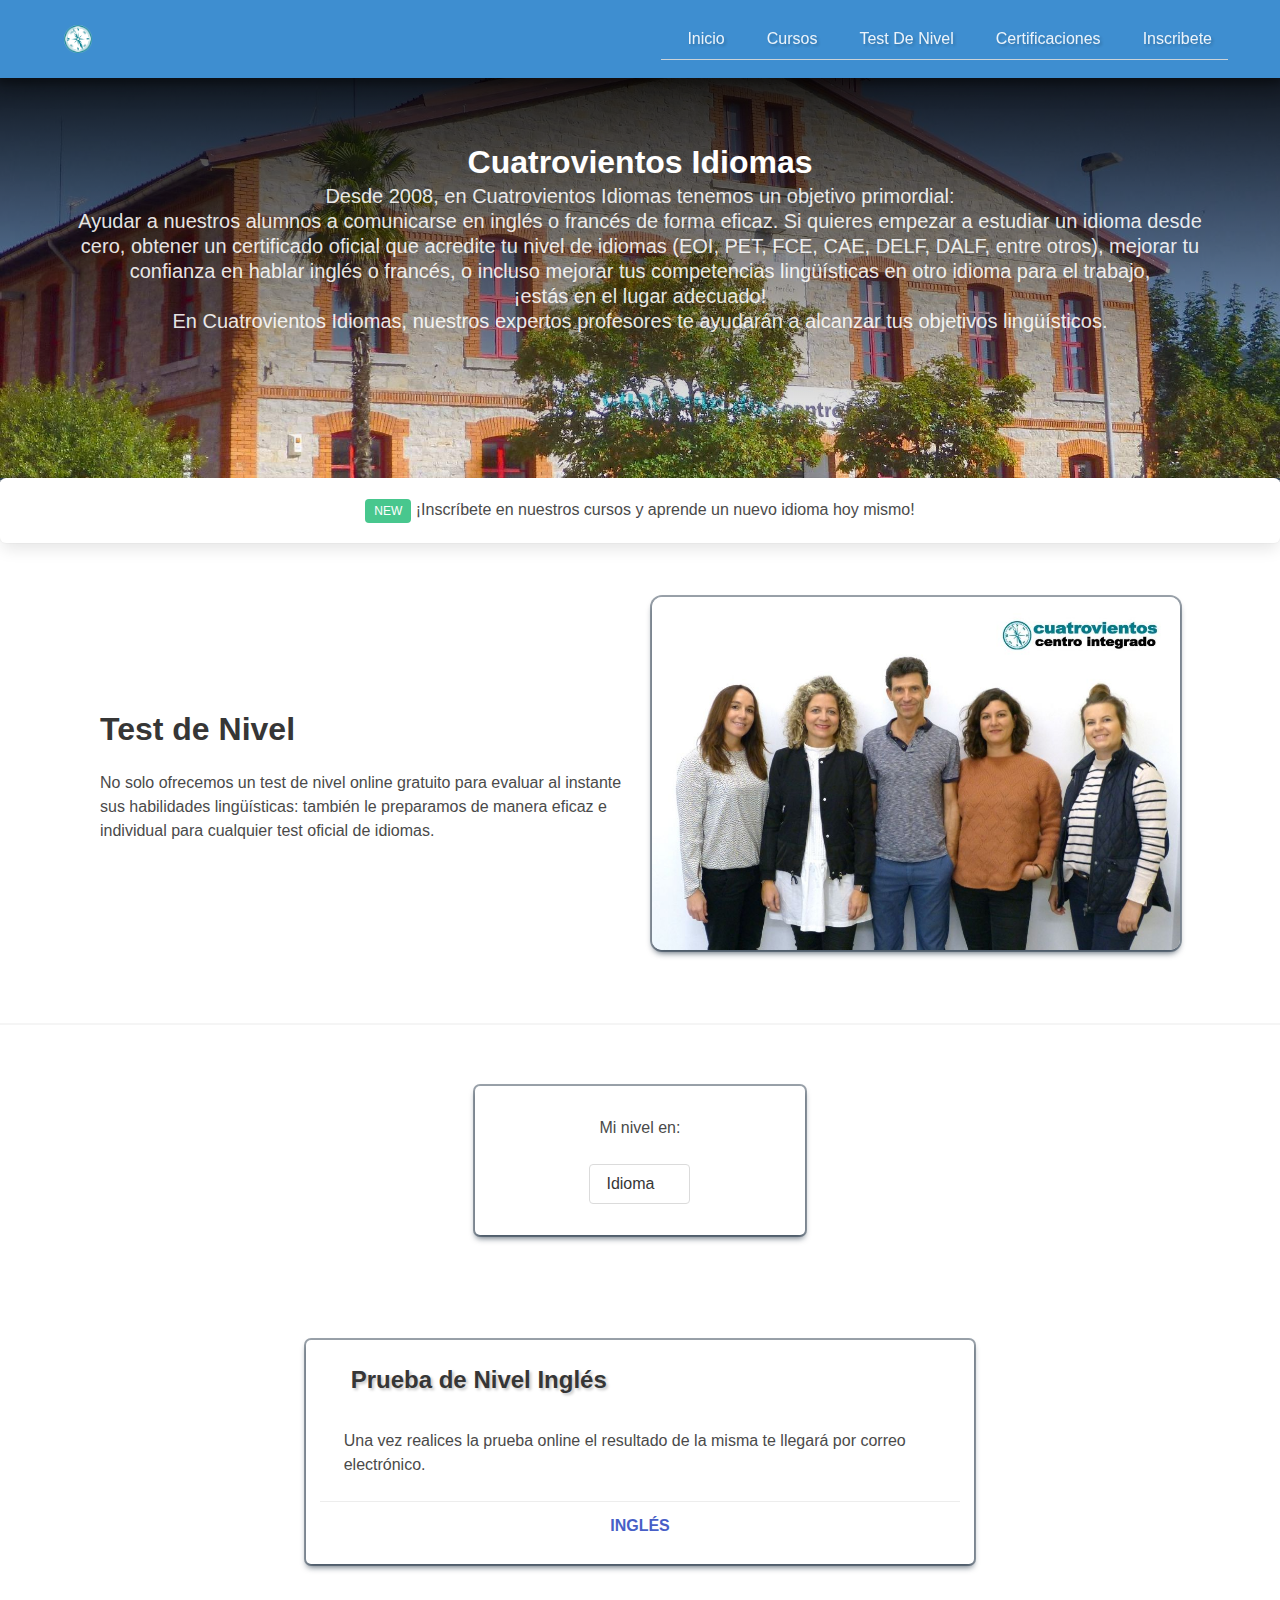
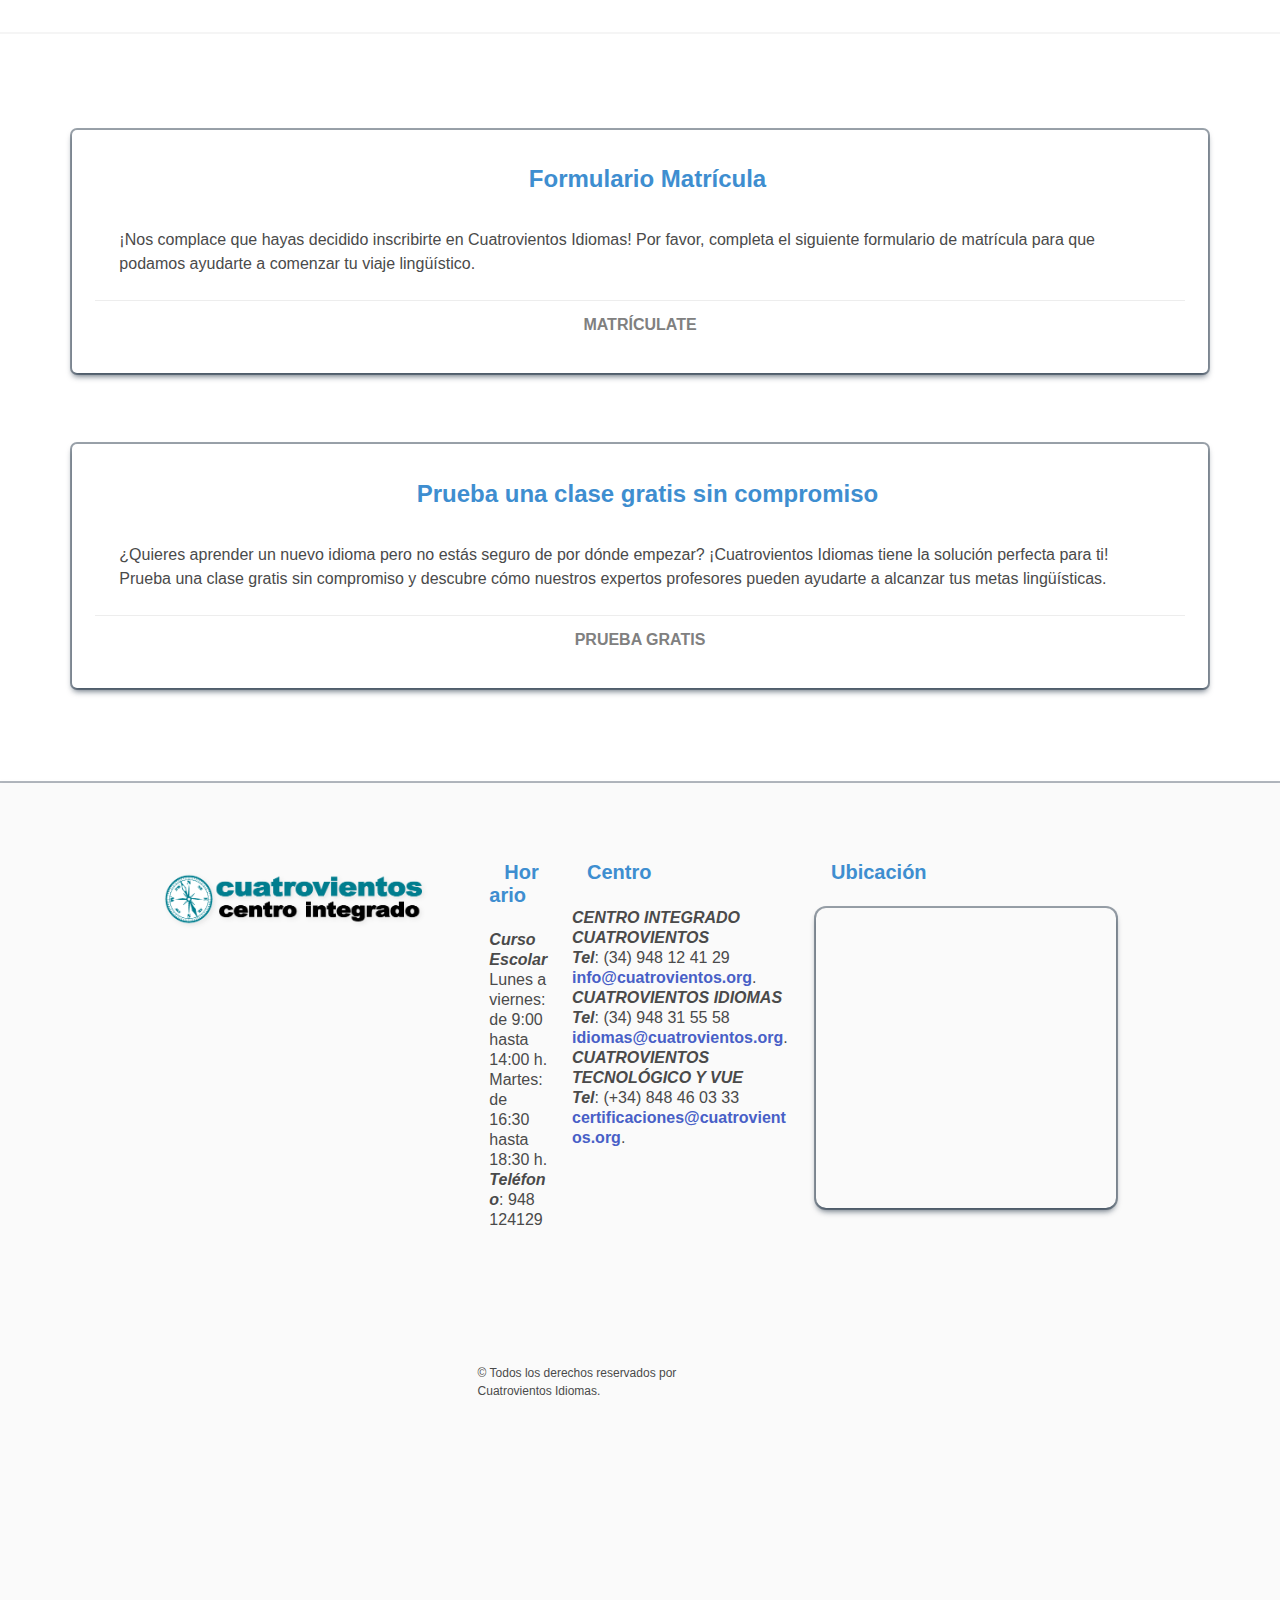
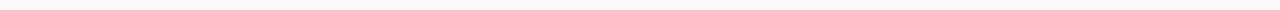
<file: testnivel.html>
<!DOCTYPE html>
<html>
  <head>
    <meta charset="UTF-8" />
    <title>Cuatrovientos Idiomas</title>
    <link rel="stylesheet" href="./bulma.css" />
    <link rel="stylesheet" href="test.css" />
    <link rel="stylesheet" href="stylesheet.css" />
    <link rel="stylesheet"
            href="https://cdnjs.cloudflare.com/ajax/libs/font-awesome/6.4.0/css/all.min.css"
            integrity="sha512-iecdLmaskl7CVkqkXNQ/ZH/XLlvWZOJyj7Yy7tcenmpD1ypASozpmT/E0iPtmFIB46ZmdtAc9eNBvH0H/ZpiBw=="
            crossorigin="anonymous" referrerpolicy="no-referrer" />
    <script async defer src="/bulma.js"></script>
    <script src="./test.js"></script>
  </head>

  <body>
    <section id="Inicio" class="hero is-info is-medium is-bold">
      <div class="hero-head">
        <nav class="navbar is-fixed-top has-background-info">
          <div class="container">
            <div class="navbar-brand">
              <a class="navbar-item" href="./index.html">
                <img src="./img/logo1.png" alt="Cuatrovientos Idiomas Logo" />
              </a>
              <span class="navbar-burger burger" data-target="navbarMenu">
                <span></span>
                <span></span>
                <span></span>
              </span>
            </div>
            <div id="navbarMenu" class="navbar-menu">
              <div class="navbar-end">
                <div class="tabs is-right">
                  <ul>
                    <li>
                      <a href="./index.html"><i class="fa-solid fa-house"></i> Inicio</a>
                    </li>
                    <li>
                      <a href="./cursos.html"
                        ><i class="fa-solid fa-graduation-cap"></i> Cursos</a
                      >
                    </li>
                    <li>
                      <a href="./testnivel.html"
                        ><i class="fa-solid fa-pen"></i>Test De
                        Nivel</a
                      >
                    </li>
                    <li>
                      <a href="./certificaciones.html"
                        ><i class="fa-solid fa-certificate"></i>
                        Certificaciones</a
                      >
                    </li>
                    <li>
                      <a href="./inscripcion.html"
                        ><i class="fa-sharp fa-solid fa-phone"></i>Inscribete</a
                      >
                    </li>
                  </ul>
                </div>
              </div>
            </div>
          </div>
        </nav>
      </div>
      <div class="hero-body">
        <div class="container has-text-centered">
          <h1 class="title">Cuatrovientos Idiomas</h1>
          <h2 class="subtitle">
            Desde 2008, en Cuatrovientos Idiomas tenemos un objetivo
            primordial:<br />
            Ayudar a nuestros alumnos a comunicarse en inglés o francés de forma
            eficaz. Si quieres empezar a estudiar un idioma desde cero, obtener
            un certificado oficial que acredite tu nivel de idiomas (EOI, PET,
            FCE, CAE, DELF, DALF, entre otros), mejorar tu confianza en hablar
            inglés o francés, o incluso mejorar tus competencias lingüísticas en
            otro idioma para el trabajo,<br />
            ¡estás en el lugar adecuado! <br />En Cuatrovientos Idiomas,
            nuestros expertos profesores te ayudarán a alcanzar tus objetivos
            lingüísticos.
          </h2>
        </div>
      </div>
    </section>
    <div class="box cta">
        <p class="has-text-centered">
            <span class="tag is-success">NEW</span> ¡Inscríbete en
            nuestros cursos y aprende un nuevo idioma hoy mismo!
        </p>
    </div>
    <!--Fin Menu de navegacion-->

    <section class="columns is-vcentered">
      <div class="column">
        <p class="title article-title">Test de Nivel</p>
        <div class="content article-body">
          <p>
            No solo ofrecemos un test de nivel online gratuito para evaluar al
            instante sus habilidades lingüísticas: también le preparamos de
            manera eficaz e individual para cualquier test oficial de idiomas.
          </p>
        </div>
      </div>
      <div class="column">
        <img
          class="imagenes"
          src="img/profesores.jpg"
          alt="Foto Logo Cuatrovientos"
        />
      </div>
    </section>
    <hr />

    <!--Fin Cabecera-->

    <div class="columns">
      <div class="column is-4 is-offset-4">
        <div class="card nivel">
          <div class="card-content">
            <div class="content">Mi nivel en:</div>
            <div class="content">
              <div class="dropdown is-hoverable">
                <div class="dropdown-trigger">
                  <button
                    class="button"
                    aria-haspopup="true"
                    aria-controls="dropdown-menu"
                  >
                    <span>Idioma</span>
                    <span class="icon is-small">
                      <i class="fa-solid fa-arrow-down"></i>
                    </span>
                  </button>
                </div>
                <div class="dropdown-menu" id="dropdown-menu" role="menu">
                  <div class="dropdown-content">
                    <a
                      id="frances"
                      href="#idioma"
                      class="dropdown-item"
                      onclick="frances()"
                    >
                      Francés
                    </a>
                    <a
                      id="ingles"
                      href="#idioma"
                      class="dropdown-item is-active"
                      onclick="ingles()"
                    >
                      Inglés
                    </a>
                  </div>
                </div>
              </div>
            </div>
          </div>
        </div>
      </div>
    </div>
    <!--Fin Dropdown-->

    <section class="container">
      <div class="entry-content-wrapper clearfix">
        <div class="columns">
          <div class="column">
            <div class="card">
              <header class="card-header">
                <p class="card-header-title">
                  <span class="title is-4" id="idioma">
                    <i class="fa-solid fa-pen"></i>
                    Prueba de Nivel Inglés
                  </span>
                </p>
              </header>
              <div class="card-content">
                <div class="content">
                  <p class="">
                    Una vez realices la prueba online el resultado de la misma
                    te llegará por correo electrónico.
                  </p>
                </div>
              </div>
              <footer class="card-footer">
                <a
                  href="https://docs.google.com/forms/d/e/1FAIpQLSd5cUvX4QLajZPfalOm0PSDf6PZ-tUiX-A6ffwOqzl_yIl_-g/viewform"
                  class="card-footer-item has-text-weight-bold"
                  target="_blank"
                  rel="noopener noreferrer"
                  id="formIdioma" onclick="desbloquear()"
                >
                  INGLÉS
                </a>
              </footer>
            </div>
          </div>
        </div>
      </div>
    </section>
    <hr/>
    <div class="columns p-6">
      <div class="column">
          <div class="card">
              <header class="card-header">
                  <p class="card-header-title is-centered has-text-centered ">
                      <span class="title is-4 has-text-info"><i class="fa-solid
                                  fa-list"></i>Formulario Matrícula</span>
                  </p>
              </header>
              <div class="card-content">
                  <div class="content">
                      <p>¡Nos complace que hayas decidido
                          inscribirte en Cuatrovientos Idiomas!
                          Por favor, completa el siguiente
                          formulario de matrícula para que podamos
                          ayudarte a comenzar tu viaje
                          lingüístico.</p>
                  </div>
              </div>
              <footer class="card-footer">
                  <a href="https://docs.google.com/forms/d/e/1FAIpQLSeAaxZCXkkLXyoTN4uvWnsMHvano4WQ5fo24gZ_nN1mtmF4Aw/viewform"
                      class="card-footer-item matricula has-text-weight-bold" target="_blank" rel="noopener noreferrer" id="matricula">
                      MATRÍCULATE
                  </a>
              </footer>
          </div>
      </div>
      <div class="column">
          <div class="card">
              <header class="card-header">
                  <p class="card-header-title is-centered has-text-centered">
                      <span class="title is-4 has-text-info"><i class="fa-sharp
                                  fa-solid fa-chalkboard-user"></i>Prueba
                          una clase
                          gratis sin compromiso</span>
                  </p>
              </header>
              <div class="card-content">
                  <div class="content">
                      <p class="">¿Quieres aprender un nuevo
                          idioma pero no estás seguro de por dónde
                          empezar? ¡Cuatrovientos Idiomas tiene la
                          solución perfecta para ti! Prueba una
                          clase gratis sin compromiso y descubre
                          cómo nuestros expertos profesores pueden
                          ayudarte a alcanzar tus metas
                          lingüísticas.</p>
                  </div>
              </div>
              <footer class="card-footer">
                  <a href="https://docs.google.com/forms/d/e/1FAIpQLScy9ziI48_1lyFb-oakgfsHs0i7mc6srBJo8Ygn7N6cMavUsQ/viewform"
                      class="card-footer-item matricula
                          has-text-weight-bold" target="_blank" rel="noopener noreferrer">
                      PRUEBA GRATIS
                  </a>
              </footer>
          </div>
      </div>
  </div>

  <footer class="footer p-6 ">
    <div class="container">
        <div class="columns">
            <div class="column is-4">
                <img id="logofooter" src="./img/logo.png" alt="logo
                cuatrovientos">

            </div>
            <div class="column is-inline-block is-centered">
                <h2 class="title is-5 has-text-info"><i class="fa-solid fa-calendar"></i>Horario</h2>
                <div class="footer-links is-size-7">
                    <p class="subtitle is-6">

                        <span class=" is-6 is-italic has-text-weight-semibold">Curso
                            Escolar</span><br>
                        Lunes a viernes: de 9:00 hasta 14:00 h.<br>
                        Martes: de 16:30 hasta 18:30 h.<br>

                        <span class=" is-6 is-italic has-text-weight-semibold">Teléfono</span>:
                        948 124129
                    </p>
                </div>
            </div>
            <div class="column is-3">
                <h2 class="title is-5 has-text-info"><i class="fa-solid fa-school"></i>Centro</h2>
                <div class="footer-links is-size-7">
                    <p class="subtitle is-6">
                        <span class=" is-6 is-italic has-text-weight-semibold">CENTRO
                            INTEGRADO CUATROVIENTOS</span><br>
                        <span class=" is-6 is-italic has-text-weight-semibold">Tel</span>:
                        (34) 948 12 41 29<br>
                        <span class="has-text-weight-bold"><a
                                href="mailto:info@cuatrovientos.org">info@cuatrovientos.org</a></span>.<br>
                        <span class=" is-6 is-italic has-text-weight-semibold">CUATROVIENTOS
                            IDIOMAS</span><br>
                        <span class=" is-6 is-italic has-text-weight-semibold">Tel</span>:
                        (34) 948 31 55 58<br>
                        <span class="has-text-weight-bold"><a
                                href="mailto:idiomas@cuatrovientos.org">idiomas@cuatrovientos.org</a></span>.<br>
                        <span class=" is-6 is-italic has-text-weight-semibold">CUATROVIENTOS
                            TECNOLÓGICO Y VUE</span><br>
                        <span class=" is-6 is-italic has-text-weight-semibold">Tel</span>:
                        (+34) 848 46 03 33<br>
                        <span class="has-text-weight-bold"><a
                                href="mailto:certificaciones@cuatrovientos.org">certificaciones@cuatrovientos.org</a></span>.<br>
                    </p>
                </div>
            </div>
            <div class="column">
                <h2 class="title is-5 has-text-info"><i class="fa-solid fa-location-dot"></i>Ubicación</h2>
                <iframe
                    src="https://www.google.com/maps/embed?pb=!1m14!1m8!1m3!1d11705.198743866435!2d-1.659854!3d42.824283!3m2!1i1024!2i768!4f13.1!3m3!1m2!1s0xd5092855cefdac7%3A0xab7c62765f5209e2!2sCuatrovientos%20Centro%20Integrado!5e0!3m2!1ses!2ses!4v1683745037340!5m2!1ses!2ses"
                    width="300" height="300" style="border:0;" allowfullscreen="" loading="lazy"
                    referrerpolicy="no-referrer-when-downgrade"></iframe>

            </div>
        </div>
        <hr>
    </div>
    <div class="container">
        <div class="columns">
            <div class="column is-8">
                <p id="year" class="is-size-7">&copy; Todos los derechos
                    reservados por Cuatrovientos Idiomas.</p>
                <div class="column is-4 ">
                    <ul class="social-icons is-size-4 ">
                        <li class="is-inline-block"><a class="facebook has-text-link"
                                href="https://www.facebook.com/cipcuatrovientos/"><i
                                    class="fab fa-facebook"></i></a>
                        </li>
                        <li class="is-inline-block"><a class="twitter
                            has-text-info" href="https://twitter.com/_cuatrovientos"><i
                                    class="fab fa-twitter"></i></a>
                        </li>
                        <li class="is-inline-block"><a class="instagram
                            has-text-link" href="https://www.instagram.com/cipcuatrovientos/?hl=es"><i
                                    class="fab fa-instagram" id="ig"></i></a></li>
                        <li class="is-inline-block"><a class="linkedin
                            has-text-info"
                                href="https://www.linkedin.com/in/cuatrovientos-artean-57434883?original_referer=http%3A%2F%2Fwww.cuatrovientos.org%2F"><i
                                    class="fab fa-linkedin"></i></a>
                        <li class="is-inline-block"><a class="linkedin
                                has-text-danger" href="https://www.youtube.com/user/alviento"><i
                                    class="fa-brands fa-youtube"></i></a>
                        </li>
                    </ul>
                </div>
            </div>
        </div>
    </div>
</footer>
  </body>
</html>
</file>
<file: stylesheet.css>
body {
  scroll-behavior: smooth;
  user-select: none;
}

.accordion-item{
  background-color: white;
  border-radius: 6px;
  box-shadow: 0 0.5em 1em -0.125em rgba(10, 10, 10, 0.1), 0 0px 0 1px rgba(10, 10, 10, 0.02);
  color: #4a4a4a;
}
.imagenes {
  border-radius: 10px;
  box-shadow: rgba(6, 24, 44, 0.4) 0px 0px 0px 2px,
    rgba(6, 24, 44, 0.65) 0px 4px 6px -1px,
    rgba(255, 255, 255, 0.08) 0px 1px 0px inset;
}
.imagenes:hover {
  transform: scale(1.02);
  transition-duration: 0.5s;
  cursor: pointer;
  box-shadow: rgba(3, 102, 214, 0.3) 0px 0px 0px 3px;
}

p {
  text-shadow: rgba(0, 0, 0, 0.4) 0px 2px 4px,
    rgba(0, 0, 0, 0.3) 0px 7px 13px -3px, rgba(0, 0, 0, 0.2) 0px -3px 0px inset;
}

h1 {
  text-shadow: rgba(0, 0, 0, 0.56) 0px 22px 70px 4px;
}

.card {
  margin: 2%;
  border-radius: 5px;
  box-shadow: rgba(6, 24, 44, 0.4) 0px 0px 0px 2px,
    rgba(6, 24, 44, 0.65) 0px 4px 6px -1px,
    rgba(255, 255, 255, 0.08) 0px 1px 0px inset;
  padding: 2%;
}

.card:hover {
  transform: scale(1.05);
  transition-duration: 0.5s;
  cursor: default;
  box-shadow: rgba(3, 102, 214, 0.3) 0px 0px 0px 3px;
}

.card-header {
  box-shadow: none;
  border: 0;
}

i {
  margin-right: 15px;
}

#Inicio {
  background: linear-gradient(
      180deg,
      rgb(0, 0, 0) 10%,
      rgba(0, 0, 0, 0.835) 25%,
      rgba(255, 255, 255, 0) 100%
    ),
    url(./img/cuatrovientos1.jpg);
  background-color: #cccccc71;
  background-position: 0px -30px;
  background-repeat: no-repeat;
  overflow: hidden;
  background-size: cover;
  color: white;
  box-shadow: rgba(6, 24, 44, 0.4) 0px 0px 0px 4px,
    rgba(6, 24, 44, 0.65) 0px 1px 0px 1px,
    rgba(255, 255, 255, 0.08) 0px 1px 0px inset;
}
#logonav {
  scale: 230%;
}
#idioma {
  text-shadow: 2px 2px 3px rgba(8, 8, 8, 0.233);
  margin: 0px;
}
#idioma:hover {
  cursor: default;
}


nav i {
  margin-right: 10px;
}
nav ul li:hover {
  overflow: visible;
  transform: translateY(-3px);
  transition-duration: 0.6s;
  text-shadow: rgba(6, 24, 44, 0.4) 0px 0px 0px 2px,
    rgba(6, 24, 44, 0.65) 0px 4px 6px -1px,
    rgba(255, 255, 255, 0.08) 0px 1px 0px inset;
}

nav {
  color: white;
  text-shadow: 2px 2px 3px rgba(8, 8, 8, 0.233);
  z-index: 100;
  position: fixed;
  width: 100vw;
  padding: 1% 2%;
  margin: 0;
  background-color: #121518d2;
  overflow: hidden;
  box-shadow: rgba(0, 0, 0, 0.19) 0px 10px 20px, rgba(0, 0, 0, 0.23) 0px 6px 6px;
}
#arrow {
  margin-right: 0px;
  margin-left: 10px;
  color: #ffffffa4;
}
#ig {
  border-radius: 40px;
  color: #fff;
  font-size: 25px;
  line-height: 21px;
  background: #d6249f;
  background: radial-gradient(
    circle at 30% 107%,
    #fdf497 0%,
    #fdf497 5%,
    #fd5949 45%,
    #d6249f 60%,
    #285aeb 90%
  );
}
#ig:hover {
  color: #0000001d;
}

/* Estilo para ocultar la ventana modal por defecto */
.modal {
  display: none;
}

/* Estilo para mostrar la ventana modal cuando se agrega la clase is-active */
.modal.is-active {
  display: flex;
  align-items: center;
  justify-content: center;
}

/* Estilo para la imagen dentro de la ventana modal */
#imagenModal-img {
  max-height: 90vh;
  max-width: 90vw;
}
.cardPeque {
  transform: scale(0.8);
}

#oxford {
  width: 15vw;
  margin-left: 20vw;
  filter: drop-shadow(5px 5px 5px #222);
}

.parrafos {
  text-shadow: black 0.1em 0.1em 0.2em;
}

.cardespecial {
  box-shadow: rgba(42, 226, 14, 0.4) 0px 0px 0px 2px,
    rgba(13, 83, 164, 0.65) 0px 4px 6px -1px,
    rgba(239, 173, 6, 0.08) 0px 1px 0px inset;
}

.cardespecial:hover {
  transform: scale(1.05);
  transition-duration: 0.5s;
  cursor: default;
  box-shadow: rgba(7, 214, 3, 0.377) 0px 0px 0px 3px;
}

.footer {
  box-shadow: rgba(6, 24, 44, 0.308) 0px 0px 0px 2px,
    rgba(6, 24, 44, 0.65) 0px 4px 6px -1px,
    rgba(255, 255, 255, 0.08) 0px 1px 0px inset;
}

#logofooter {
  width: 30vw;
  filter: drop-shadow(2px 2px 2px #22222216);
}

iframe {
  border-radius: 10px;
  box-shadow: rgba(6, 24, 44, 0.4) 0px 0px 0px 2px,
    rgba(6, 24, 44, 0.65) 0px 4px 6px -1px,
    rgba(255, 255, 255, 0.08) 0px 1px 0px inset;
}

iframe:hover {
  transform: scale(1.05);
  transition-duration: 0.5s;
  cursor: default;
  box-shadow: rgba(3, 102, 214, 0.3) 0px 0px 0px 3px;
}

table thead tr th figure img {
  width: 200px;
  height: 200px;
}

#logoInicio {
  width: 15vw;
  margin-left: 20vw;
  filter: drop-shadow(5px 5px 5px #222);
}

#logoInicio {
  animation: spin 40s linear infinite;
}

@keyframes spin {
  from {
    transform: rotate(0deg);
  }
  to {
    transform: rotate(360deg);
  }
}

/*Dan*/

.hidden {
  display: none;
}

.cardBoton:hover {
  cursor: pointer;
}

/*.accordion-content {
  display: none;
}*/
/*------------------*/



.texto-desencadenante:hover{
  cursor: pointer;
  transform: scale(1.03);
  transition-duration: 0.01s;
  font-weight: bolder;
  user-select: none;
}


.cbis-active{
  transform: scale(1.05);
  transition-duration: 0.5s;
  cursor: default;
  box-shadow: rgba(3, 102, 214, 0.3) 0px 0px 0px 3px;
}


#modalImagen{
  border-radius: 10px;
  box-shadow: rgba(6, 24, 44, 0.4) 0px 0px 0px 2px,
    rgba(6, 24, 44, 0.65) 0px 4px 6px -1px,
    rgba(255, 255, 255, 0.08) 0px 1px 0px inset;
}




.page-loader {
  position: fixed;
  bottom: 20px;
  right: 20px;
  display: flex;
  align-items: center;
  z-index: 1;
  border-radius: 90px;
  box-shadow: rgba(6, 24, 44, 0.4) 0px 0px 0px 2px,
    rgba(6, 24, 44, 0.65) 0px 4px 6px -1px,
    rgba(255, 255, 255, 0.08) 0px 1px 0px inset;
  background-color: white;
  color: #198fde;
  position: fixed;
}
.page-loader .progress {
  width: 30px;
  height: 30px;
  border-radius: 50%;
  -webkit-appearance: none;
  appearance: none;
}

.page-loader .progress::-webkit-progress-bar {
  background-color: #e5e5e5;
  border-radius: 50%;
}

.page-loader .progress::-webkit-progress-value {
  background-color: #00d1b2;
  border-radius: 50%;
}

.page-loader:hover{
  cursor: pointer;
  transform: scale(1.1);
  transition-duration: 0.5s;
  box-shadow: rgba(3, 102, 214, 0.3) 0px 0px 0px 3px;
}



.fa-caret-down{
  color: #198fde;
  cursor: pointer;
}



.accordion-item{
  border-radius: 10px;
  box-shadow: rgba(6, 24, 44, 0.4) 0px 0px 0px 2px,
    rgba(6, 24, 44, 0.65) 0px 4px 6px -1px,
    rgba(255, 255, 255, 0.08) 0px 1px 0px inset;
}
</file>
<file: test.css>
.card.nivel{
    text-align: center;
}

.level-item{
    width: 100%;
}

.container, .columns.p-6{
    display: grid;
    place-items: center;
}


.card.frances{
    visibility: hidden;
}

.columns{
    padding: 30px 100px;
}

.card-image{
    width: 50%;
}

.card-footer-item.matricula{
    color: gray !important;
}

/*Borrar*/
</file>
